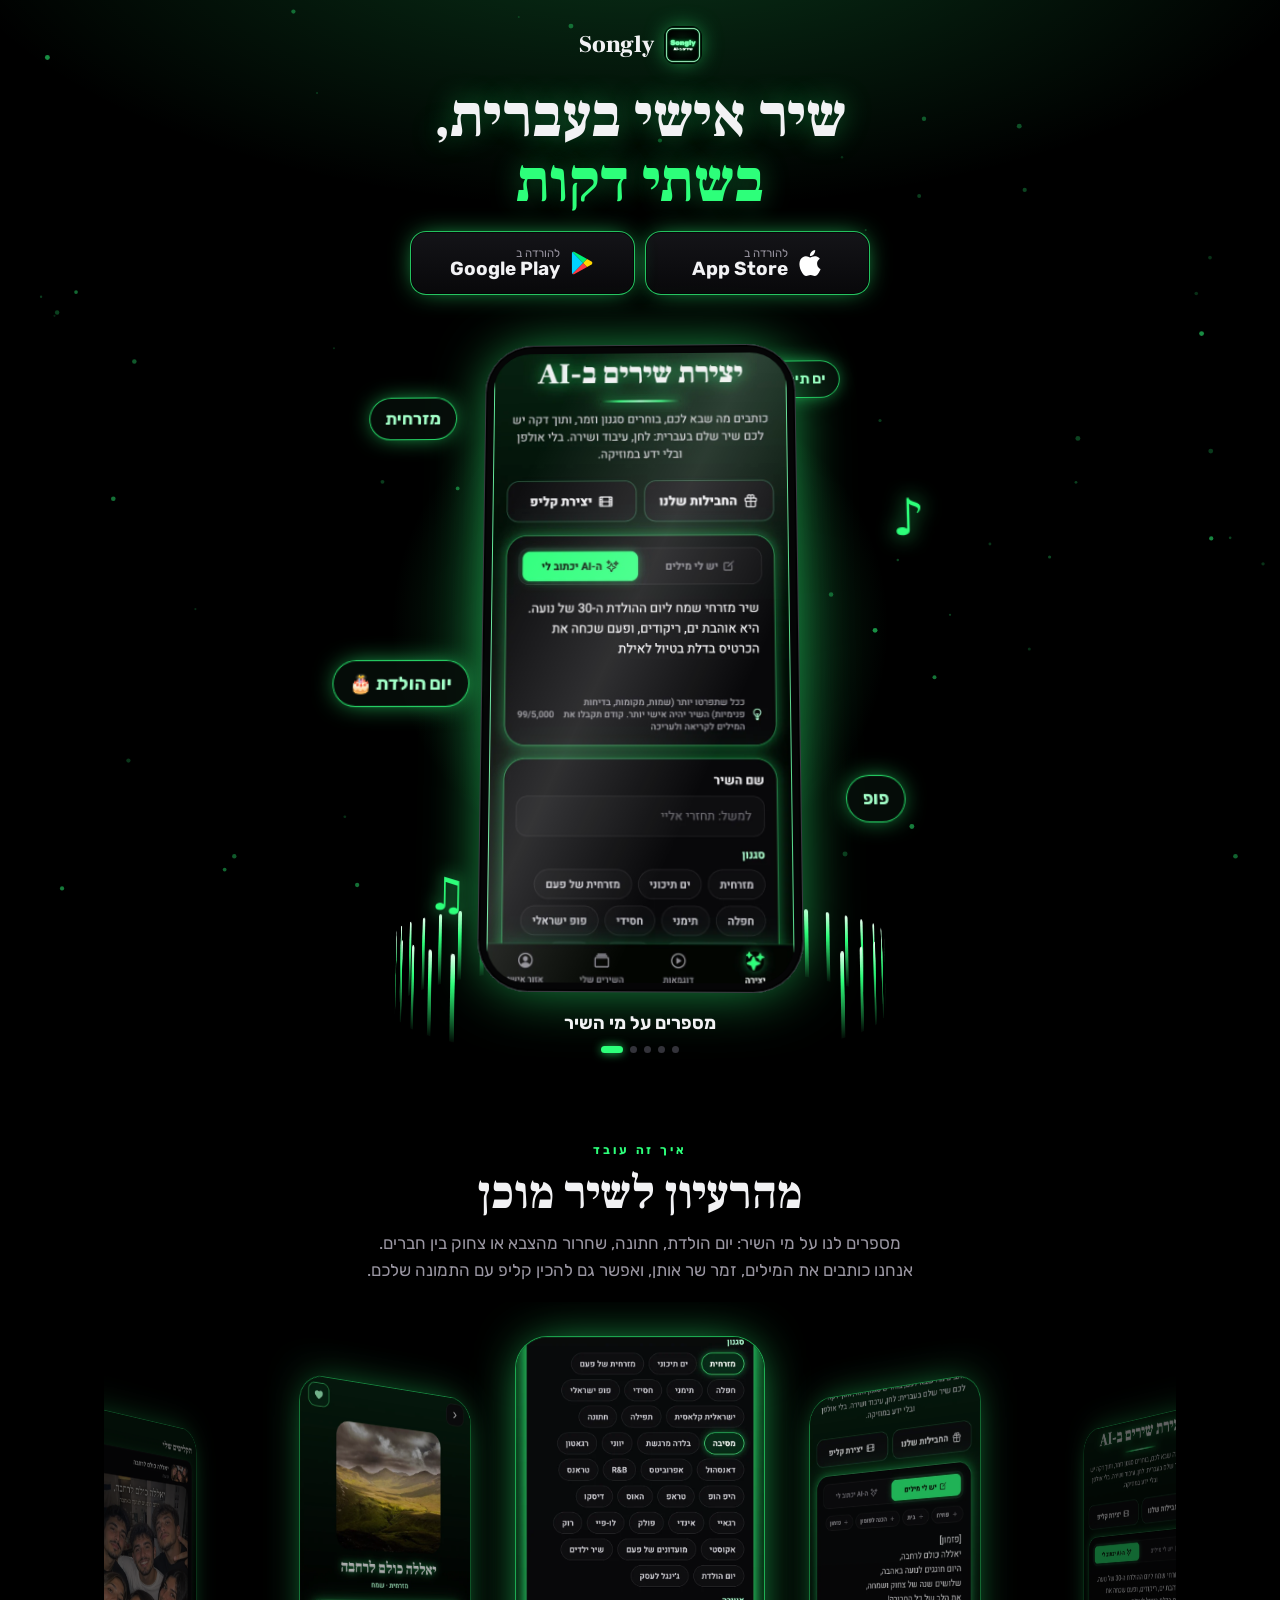
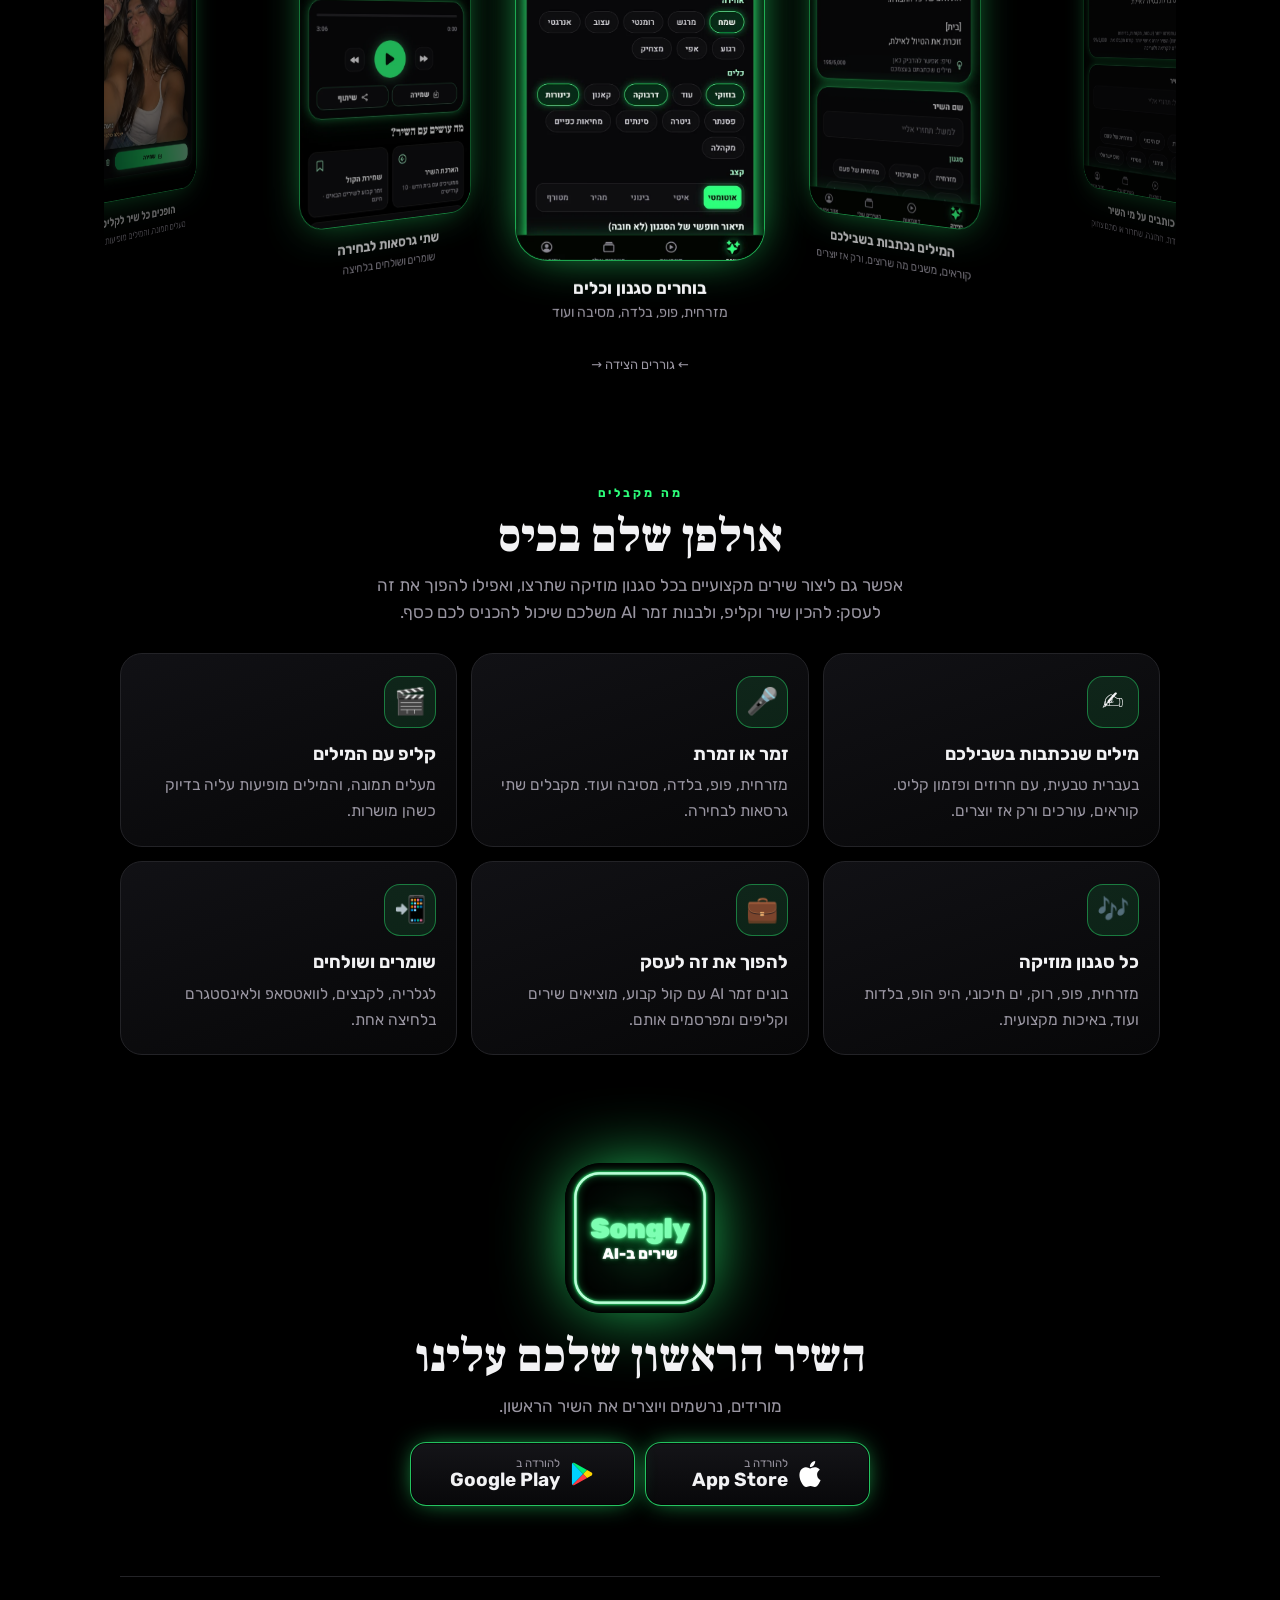
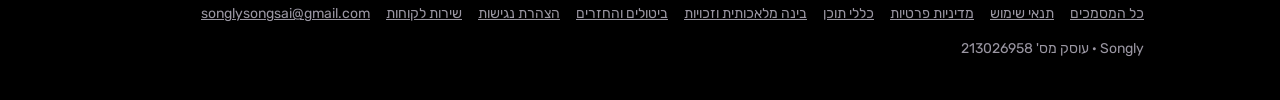
<file: index.html>
<!doctype html>
<html lang="he" dir="rtl"><head><meta charset="utf-8"><meta name="viewport" content="width=device-width,initial-scale=1,viewport-fit=cover">
<title>Songly · שיר אישי בעברית בשתי דקות</title><meta name="description" content="יוצרים שיר אישי בעברית עם בינה מלאכותית: מספרים על מי השיר, ו-Songly כותבת, שרה ומכינה קליפ. להורדה ב-App Store וב-Google Play.">
<meta name="theme-color" content="#000000">
<meta property="og:title" content="Songly · שיר אישי בעברית בשתי דקות"><meta property="og:description" content="להורדה חינם ב-App Store וב-Google Play. שיר אישי בעברית, עם קליפ, בשתי דקות."><meta property="og:image" content="https://songlysongsai.com/icon.png">
<link rel="icon" href="favicon.png"><link rel="preconnect" href="https://fonts.googleapis.com"><link rel="preconnect" href="https://fonts.gstatic.com" crossorigin>
<link href="https://fonts.googleapis.com/css2?family=Frank+Ruhl+Libre:wght@900&family=Rubik:wght@400;700&display=swap" rel="stylesheet">
<link rel="preload" as="image" href="img/s1.webp">
<link rel="stylesheet" href="landing.css?v=1"></head><body>
<a class="skip" href="#stores">דילוג לקישורי ההורדה</a>
<canvas id="fx" aria-hidden="true"></canvas>
<main>
<section class="hero" style="padding-bottom:0">
<a class="brand" href="/"><img src="icon.png" alt="" width="38" height="38">Songly</a>
<h1>שיר אישי בעברית,<br><em>בשתי דקות</em></h1>
<div class="stores" id="stores">
<a class="store as" href="https://apps.apple.com/il/app/id6822004056" aria-label="הורדת Songly מה-App Store לאייפון"><svg viewBox="0 0 24 24" aria-hidden="true"><path class="ap" fill="#fff" d="M12.152 6.896c-.948 0-2.415-1.078-3.96-1.04-2.04.027-3.91 1.183-4.961 3.014-2.117 3.675-.546 9.103 1.519 12.09 1.013 1.454 2.208 3.09 3.792 3.039 1.52-.065 2.09-.987 3.935-.987 1.831 0 2.35.987 3.96.948 1.637-.026 2.676-1.48 3.676-2.948 1.156-1.688 1.636-3.325 1.662-3.415-.039-.013-3.182-1.221-3.22-4.857-.026-3.04 2.48-4.494 2.597-4.559-1.429-2.09-3.623-2.324-4.39-2.376-2-.156-3.675 1.09-4.61 1.09zM15.53 3.83c.843-1.012 1.4-2.427 1.245-3.83-1.207.052-2.662.805-3.532 1.818-.78.896-1.454 2.338-1.273 3.714 1.338.104 2.715-.688 3.559-1.701"/></svg><span><small>להורדה ב</small><b>App Store</b></span></a>
<a class="store gp" href="https://play.google.com/store/apps/details?id=com.songlysongsai.app" aria-label="הורדת Songly מ-Google Play לאנדרואיד"><svg viewBox="0 0 24 24" aria-hidden="true"><path fill="#00d2ff" d="M3.2 1.9 13.1 12 3.2 22.1c-.3-.3-.5-.7-.5-1.2V3.1c0-.5.2-.9.5-1.2z"/><path fill="#00f076" d="M3.2 1.9c.5-.4 1.200-.5 1.900-.1l11.600 6.600-3.600 3.600z"/><path fill="#ff3a44" d="M3.2 22.1 13.1 12l3.600 3.600-11.600 6.600c-.7.4-1.400.3-1.900-.1z"/><path fill="#ffd500" d="m16.700 8.400 4.100 2.300c1 .6 1 2 0 2.600l-4.100 2.300L13.100 12z"/></svg><span><small>להורדה ב</small><b>Google Play</b></span></a>
</div>
<div class="stage" id="stage" aria-hidden="true">
<div class="halo"></div>
<div class="rig" id="rig">
<div class="eq" id="eq"></div>
<div class="chip c5"><i>ים תיכוני</i></div><div class="chip n c6"><i>♫</i></div>
<div class="phone">
<div class="back"><img src="icon.png" alt=""></div>
<div class="edge" style="transform:translateZ(-14px)"></div><div class="edge" style="transform:translateZ(-12px)"></div><div class="edge" style="transform:translateZ(-10px)"></div><div class="edge" style="transform:translateZ(-8px)"></div><div class="edge" style="transform:translateZ(-6px)"></div><div class="edge" style="transform:translateZ(-4px)"></div><div class="edge" style="transform:translateZ(-2px)"></div>
<div class="face"></div>
<div class="screen"><img src="img/s1.webp" alt="" class=on><img src="img/s2.webp" alt="" loading=lazy><img src="img/s3.webp" alt="" loading=lazy><img src="img/s4.webp" alt="" loading=lazy><img src="img/s5.webp" alt="" loading=lazy></div>
<div class="glare" id="glare"></div>
</div>
<div class="chip c1"><i>מזרחית</i></div><div class="chip n c2"><i>♪</i></div><div class="chip c3"><i>יום הולדת 🎂</i></div><div class="chip c4"><i>פופ</i></div>
</div></div>
<div class="cap"><p id="capt" aria-live="off">מספרים על מי השיר</p><div class="dots" aria-hidden="true"><i class="on"></i><i></i><i></i><i></i><i></i></div></div>
</section>

<section><div class="wrap">
<span class="kick rv">איך זה עובד</span>
<h2 class="rv">מהרעיון לשיר מוכן</h2>
<p class="sub rv">מספרים לנו על מי השיר: יום הולדת, חתונה, שחרור מהצבא או צחוק בין חברים. אנחנו כותבים את המילים, זמר שר אותן, ואפשר גם להכין קליפ עם התמונה שלכם.</p>
<div class="cf" id="cf" tabindex="0" aria-label="מסכי האפליקציה, אפשר לגלול הצידה">
<figure><img src="img/s5.webp" alt="מסך האפליקציה: הופכים כל שיר לקליפ" loading="lazy" width="640" height="1343"><figcaption>הופכים כל שיר לקליפ<small>מעלים תמונה, והמילים מופיעות עליה</small></figcaption></figure><figure><img src="img/s4.webp" alt="מסך האפליקציה: שתי גרסאות לבחירה" loading="lazy" width="640" height="1343"><figcaption>שתי גרסאות לבחירה<small>שומרים ושולחים בלחיצה</small></figcaption></figure><figure><img src="img/s3.webp" alt="מסך האפליקציה: בוחרים סגנון וכלים" loading="lazy" width="640" height="1343"><figcaption>בוחרים סגנון וכלים<small>מזרחית, פופ, בלדה, מסיבה ועוד</small></figcaption></figure><figure><img src="img/s2.webp" alt="מסך האפליקציה: המילים נכתבות בשבילכם" loading="lazy" width="640" height="1343"><figcaption>המילים נכתבות בשבילכם<small>קוראים, משנים מה שרוצים, ורק אז יוצרים</small></figcaption></figure><figure><img src="img/s1.webp" alt="מסך האפליקציה: כותבים על מי השיר" loading="lazy" width="640" height="1343"><figcaption>כותבים על מי השיר<small>יום הולדת, חתונה, שחרור או סתם צחוק</small></figcaption></figure>
</div>
<p class="swipe" aria-hidden="true">← גוררים הצידה →</p>
</div></section>

<section><div class="wrap">
<span class="kick rv">מה מקבלים</span>
<h2 class="rv">אולפן שלם בכיס</h2>
<p class="sub rv">אפשר גם ליצור שירים מקצועיים בכל סגנון מוזיקה שתרצו, ואפילו להפוך את זה לעסק: להכין שיר וקליפ, ולבנות זמר AI משלכם שיכול להכניס לכם כסף.</p>
<div class="cards">
<div class="card rv"><div class="ic" aria-hidden="true">✍️</div><b>מילים שנכתבות בשבילכם</b><span>בעברית טבעית, עם חרוזים ופזמון קליט. קוראים, עורכים ורק אז יוצרים.</span></div><div class="card rv"><div class="ic" aria-hidden="true">🎤</div><b>זמר או זמרת</b><span>מזרחית, פופ, בלדה, מסיבה ועוד. מקבלים שתי גרסאות לבחירה.</span></div><div class="card rv"><div class="ic" aria-hidden="true">🎬</div><b>קליפ עם המילים</b><span>מעלים תמונה, והמילים מופיעות עליה בדיוק כשהן מושרות.</span></div><div class="card rv"><div class="ic" aria-hidden="true">🎶</div><b>כל סגנון מוזיקה</b><span>מזרחית, פופ, רוק, ים תיכוני, היפ הופ, בלדות ועוד, באיכות מקצועית.</span></div><div class="card rv"><div class="ic" aria-hidden="true">💼</div><b>להפוך את זה לעסק</b><span>בונים זמר AI עם קול קבוע, מוציאים שירים וקליפים ומפרסמים אותם.</span></div><div class="card rv"><div class="ic" aria-hidden="true">📲</div><b>שומרים ושולחים</b><span>לגלריה, לקבצים, לוואטסאפ ולאינסטגרם בלחיצה אחת.</span></div>
</div></div></section>

<section class="end"><div class="wrap">
<img class="disc rv" src="icon.png" alt="" width="150" height="150">
<h2 class="rv">השיר הראשון שלכם עלינו</h2>
<p class="sub rv">מורידים, נרשמים ויוצרים את השיר הראשון.</p>
<div class="stores" id="stores2">
<a class="store as" href="https://apps.apple.com/il/app/id6822004056" aria-label="הורדת Songly מה-App Store לאייפון"><svg viewBox="0 0 24 24" aria-hidden="true"><path class="ap" fill="#fff" d="M12.152 6.896c-.948 0-2.415-1.078-3.96-1.04-2.04.027-3.91 1.183-4.961 3.014-2.117 3.675-.546 9.103 1.519 12.09 1.013 1.454 2.208 3.09 3.792 3.039 1.52-.065 2.09-.987 3.935-.987 1.831 0 2.35.987 3.96.948 1.637-.026 2.676-1.48 3.676-2.948 1.156-1.688 1.636-3.325 1.662-3.415-.039-.013-3.182-1.221-3.22-4.857-.026-3.04 2.48-4.494 2.597-4.559-1.429-2.09-3.623-2.324-4.39-2.376-2-.156-3.675 1.09-4.61 1.09zM15.53 3.83c.843-1.012 1.4-2.427 1.245-3.83-1.207.052-2.662.805-3.532 1.818-.78.896-1.454 2.338-1.273 3.714 1.338.104 2.715-.688 3.559-1.701"/></svg><span><small>להורדה ב</small><b>App Store</b></span></a>
<a class="store gp" href="https://play.google.com/store/apps/details?id=com.songlysongsai.app" aria-label="הורדת Songly מ-Google Play לאנדרואיד"><svg viewBox="0 0 24 24" aria-hidden="true"><path fill="#00d2ff" d="M3.2 1.9 13.1 12 3.2 22.1c-.3-.3-.5-.7-.5-1.2V3.1c0-.5.2-.9.5-1.2z"/><path fill="#00f076" d="M3.2 1.9c.5-.4 1.200-.5 1.900-.1l11.600 6.600-3.600 3.600z"/><path fill="#ff3a44" d="M3.2 22.1 13.1 12l3.600 3.600-11.600 6.600c-.7.4-1.400.3-1.900-.1z"/><path fill="#ffd500" d="m16.700 8.400 4.100 2.300c1 .6 1 2 0 2.600l-4.100 2.300L13.100 12z"/></svg><span><small>להורדה ב</small><b>Google Play</b></span></a>
</div>
</div></section>
</main>
<footer><a href="legal.html">כל המסמכים</a><a href="terms.html">תנאי שימוש</a><a href="privacy.html">מדיניות פרטיות</a><a href="content.html">כללי תוכן</a><a href="ai-rights.html">בינה מלאכותית וזכויות</a><a href="refunds.html">ביטולים והחזרים</a><a href="accessibility.html">הצהרת נגישות</a><a href="support.html">שירות לקוחות</a><a href="mailto:songlysongsai@gmail.com">songlysongsai@gmail.com</a><span>Songly · עוסק מס' 213026958</span></footer>
<div class="bar" id="bar">
<a class="store as" href="https://apps.apple.com/il/app/id6822004056" aria-label="הורדת Songly מה-App Store לאייפון"><svg viewBox="0 0 24 24" aria-hidden="true"><path class="ap" fill="#fff" d="M12.152 6.896c-.948 0-2.415-1.078-3.96-1.04-2.04.027-3.91 1.183-4.961 3.014-2.117 3.675-.546 9.103 1.519 12.09 1.013 1.454 2.208 3.09 3.792 3.039 1.52-.065 2.09-.987 3.935-.987 1.831 0 2.35.987 3.96.948 1.637-.026 2.676-1.48 3.676-2.948 1.156-1.688 1.636-3.325 1.662-3.415-.039-.013-3.182-1.221-3.22-4.857-.026-3.04 2.48-4.494 2.597-4.559-1.429-2.09-3.623-2.324-4.39-2.376-2-.156-3.675 1.09-4.61 1.09zM15.53 3.83c.843-1.012 1.4-2.427 1.245-3.83-1.207.052-2.662.805-3.532 1.818-.78.896-1.454 2.338-1.273 3.714 1.338.104 2.715-.688 3.559-1.701"/></svg><span><small>להורדה ב</small><b>App Store</b></span></a>
<a class="store gp" href="https://play.google.com/store/apps/details?id=com.songlysongsai.app" aria-label="הורדת Songly מ-Google Play לאנדרואיד"><svg viewBox="0 0 24 24" aria-hidden="true"><path fill="#00d2ff" d="M3.2 1.9 13.1 12 3.2 22.1c-.3-.3-.5-.7-.5-1.2V3.1c0-.5.2-.9.5-1.2z"/><path fill="#00f076" d="M3.2 1.9c.5-.4 1.200-.5 1.900-.1l11.600 6.600-3.600 3.600z"/><path fill="#ff3a44" d="M3.2 22.1 13.1 12l3.600 3.600-11.600 6.600c-.7.4-1.400.3-1.900-.1z"/><path fill="#ffd500" d="m16.700 8.400 4.100 2.300c1 .6 1 2 0 2.600l-4.100 2.300L13.100 12z"/></svg><span><small>להורדה ב</small><b>Google Play</b></span></a>
</div>
<script src="landing.js?v=1"></script>
</body></html>
</file>
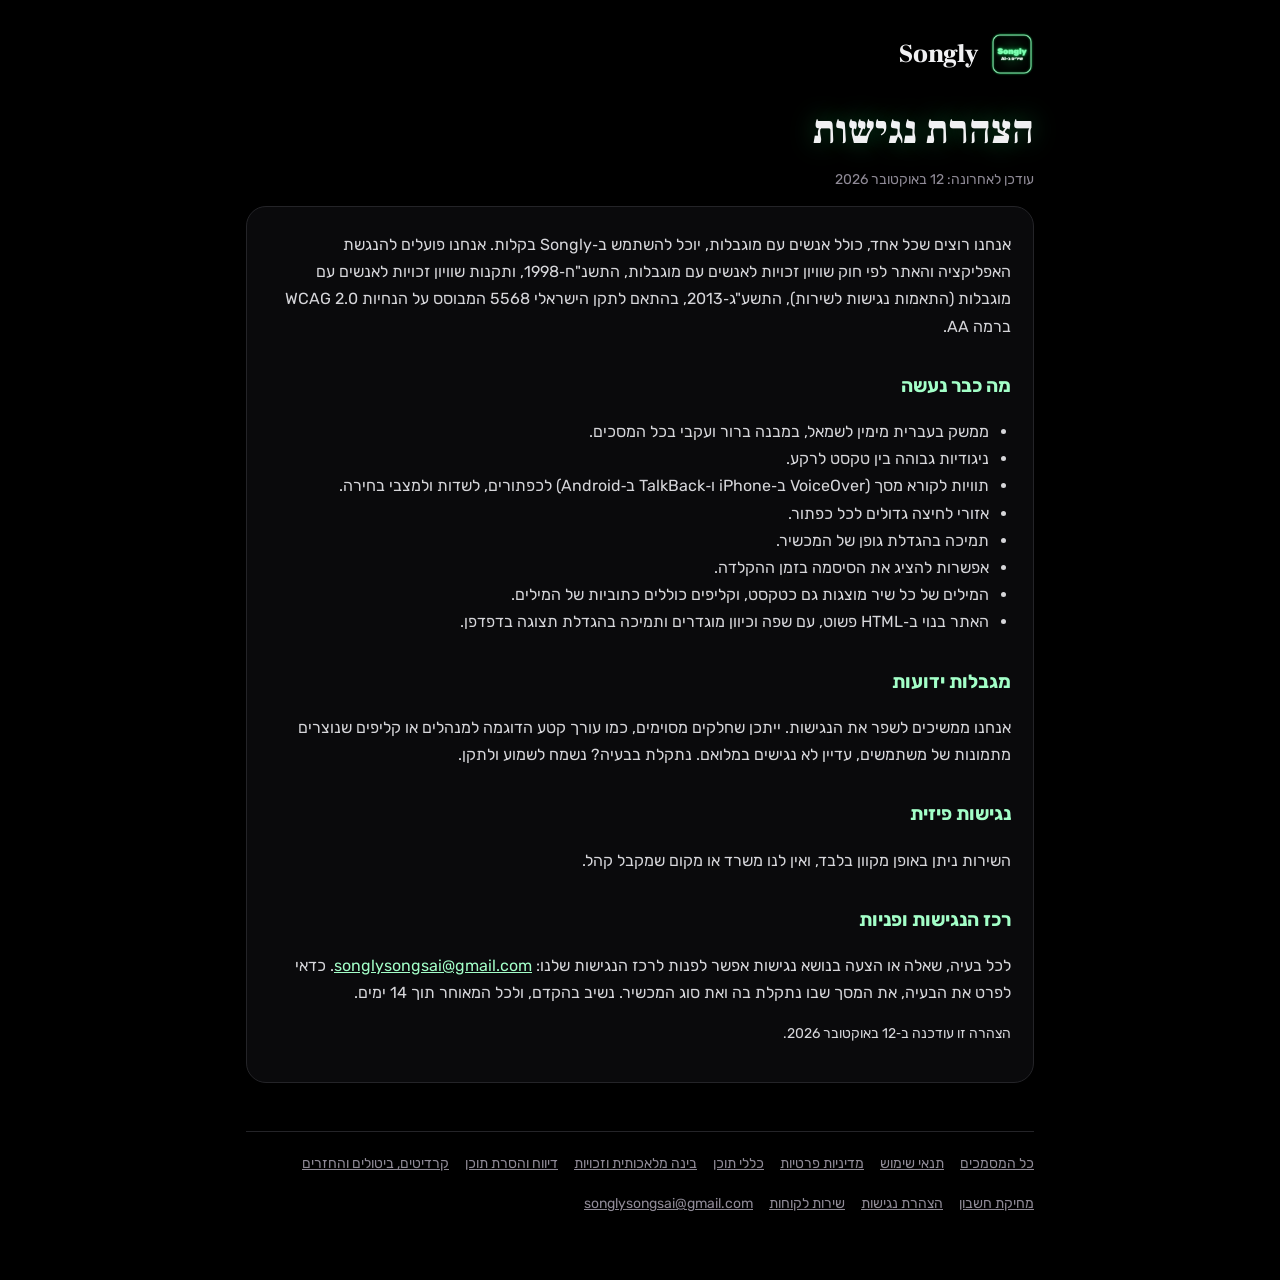
<file: accessibility.html>
<!doctype html>
<html lang="he" dir="rtl"><head><meta charset="utf-8"><meta name="viewport" content="width=device-width,initial-scale=1">
<title>הצהרת נגישות · Songly</title><meta name="description" content="הצהרת נגישות של Songly, אפליקציה ליצירת שירים בעברית בבינה מלאכותית">
<link rel="icon" href="favicon.png"><link rel="preconnect" href="https://fonts.googleapis.com"><link rel="preconnect" href="https://fonts.gstatic.com" crossorigin>
<link href="https://fonts.googleapis.com/css2?family=Frank+Ruhl+Libre:wght@900&family=Rubik:wght@400;700&display=swap" rel="stylesheet">
<link rel="stylesheet" href="style.css"></head><body><div class="wrap">
<header><img src="icon.png" alt=""><a class="brand" href="./">Songly</a></header>
<h1 class="doc-title">הצהרת נגישות</h1><p class="note">עודכן לאחרונה: 12 באוקטובר 2026</p>
<div class="doc">
<p>אנחנו רוצים שכל אחד, כולל אנשים עם מוגבלות, יוכל להשתמש ב‑Songly בקלות. אנחנו פועלים להנגשת האפליקציה והאתר לפי חוק שוויון זכויות לאנשים עם מוגבלות, התשנ"ח‑1998, ותקנות שוויון זכויות לאנשים עם מוגבלות (התאמות נגישות לשירות), התשע"ג‑2013, בהתאם לתקן הישראלי 5568 המבוסס על הנחיות WCAG 2.0 ברמה AA.</p>

<h2>מה כבר נעשה</h2>
<ul>
<li>ממשק בעברית מימין לשמאל, במבנה ברור ועקבי בכל המסכים.</li>
<li>ניגודיות גבוהה בין טקסט לרקע.</li>
<li>תוויות לקורא מסך (VoiceOver ב‑iPhone ו‑TalkBack ב‑Android) לכפתורים, לשדות ולמצבי בחירה.</li>
<li>אזורי לחיצה גדולים לכל כפתור.</li>
<li>תמיכה בהגדלת גופן של המכשיר.</li>
<li>אפשרות להציג את הסיסמה בזמן ההקלדה.</li>
<li>המילים של כל שיר מוצגות גם כטקסט, וקליפים כוללים כתוביות של המילים.</li>
<li>האתר בנוי ב‑HTML פשוט, עם שפה וכיוון מוגדרים ותמיכה בהגדלת תצוגה בדפדפן.</li>
</ul>

<h2>מגבלות ידועות</h2>
<p>אנחנו ממשיכים לשפר את הנגישות. ייתכן שחלקים מסוימים, כמו עורך קטע הדוגמה למנהלים או קליפים שנוצרים מתמונות של משתמשים, עדיין לא נגישים במלואם. נתקלת בבעיה? נשמח לשמוע ולתקן.</p>

<h2>נגישות פיזית</h2>
<p>השירות ניתן באופן מקוון בלבד, ואין לנו משרד או מקום שמקבל קהל.</p>

<h2>רכז הנגישות ופניות</h2>
<p>לכל בעיה, שאלה או הצעה בנושא נגישות אפשר לפנות לרכז הנגישות שלנו: <a href="mailto:songlysongsai@gmail.com">songlysongsai@gmail.com</a>. כדאי לפרט את הבעיה, את המסך שבו נתקלת בה ואת סוג המכשיר. נשיב בהקדם, ולכל המאוחר תוך 14 ימים.</p>
<p class="note">הצהרה זו עודכנה ב‑12 באוקטובר 2026.</p>
</div>
<footer><a href="legal.html">כל המסמכים</a><a href="terms.html">תנאי שימוש</a><a href="privacy.html">מדיניות פרטיות</a><a href="content.html">כללי תוכן</a><a href="ai-rights.html">בינה מלאכותית וזכויות</a><a href="takedown.html">דיווח והסרת תוכן</a><a href="refunds.html">קרדיטים, ביטולים והחזרים</a><a href="delete-account.html">מחיקת חשבון</a><a href="accessibility.html">הצהרת נגישות</a><a href="support.html">שירות לקוחות</a><a href="mailto:songlysongsai@gmail.com">songlysongsai@gmail.com</a></footer>
</div></body></html>
</file>
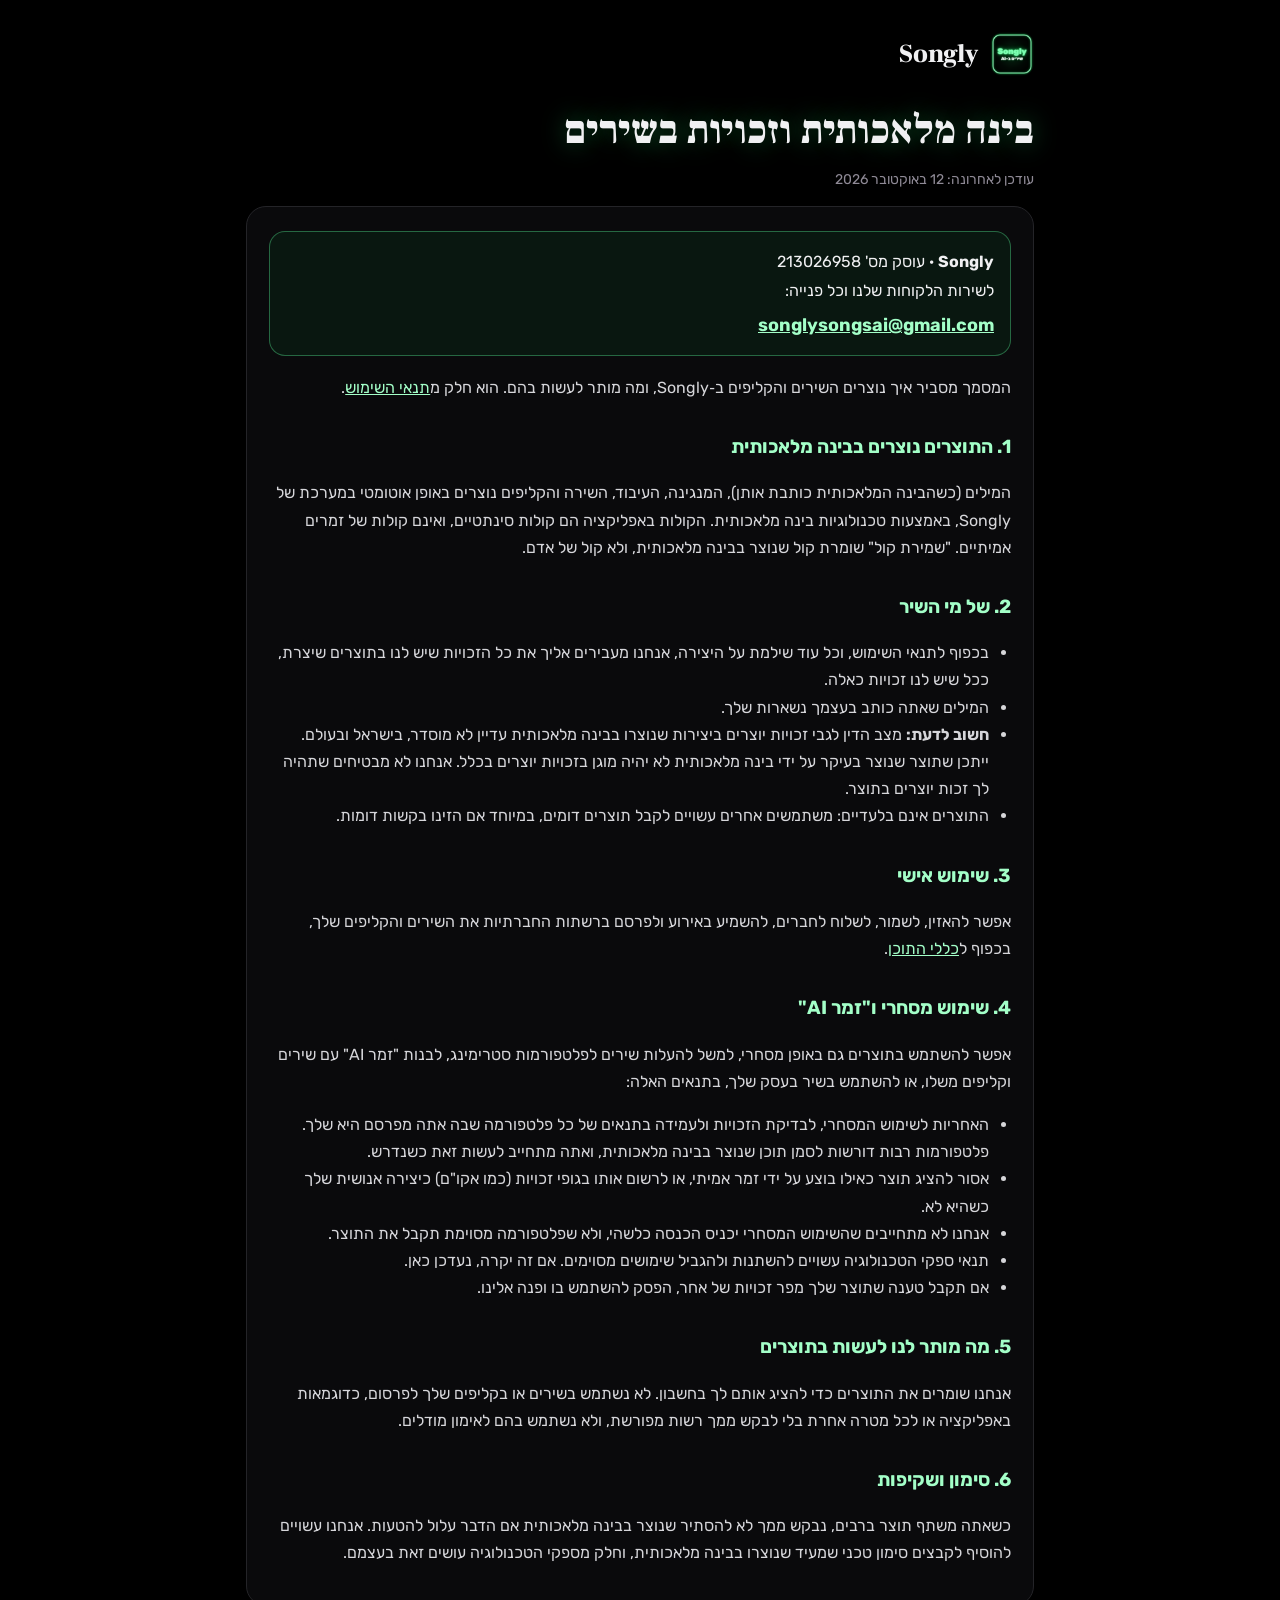
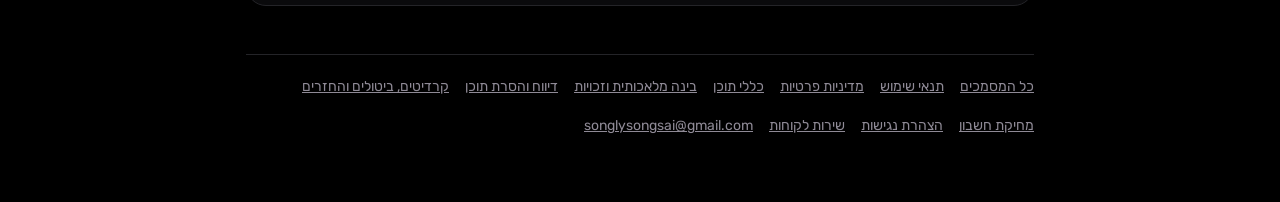
<file: ai-rights.html>
<!doctype html>
<html lang="he" dir="rtl"><head><meta charset="utf-8"><meta name="viewport" content="width=device-width,initial-scale=1">
<title>בינה מלאכותית וזכויות בשירים · Songly</title><meta name="description" content="בינה מלאכותית וזכויות בשירים של Songly, אפליקציה ליצירת שירים בעברית בבינה מלאכותית">
<link rel="icon" href="favicon.png"><link rel="preconnect" href="https://fonts.googleapis.com"><link rel="preconnect" href="https://fonts.gstatic.com" crossorigin>
<link href="https://fonts.googleapis.com/css2?family=Frank+Ruhl+Libre:wght@900&family=Rubik:wght@400;700&display=swap" rel="stylesheet">
<link rel="stylesheet" href="style.css"></head><body><div class="wrap">
<header><img src="icon.png" alt=""><a class="brand" href="./">Songly</a></header>
<h1 class="doc-title">בינה מלאכותית וזכויות בשירים</h1><p class="note">עודכן לאחרונה: 12 באוקטובר 2026</p>
<div class="doc"><div class="biz"><p><b>Songly</b> · עוסק מס' 213026958</p>
<p>לשירות הלקוחות שלנו וכל פנייה:</p><a class="contact" href="mailto:songlysongsai@gmail.com">songlysongsai@gmail.com</a></div>
<p>המסמך מסביר איך נוצרים השירים והקליפים ב‑Songly, ומה מותר לעשות בהם. הוא חלק מ<a href="terms.html">תנאי השימוש</a>.</p>

<h2>1. התוצרים נוצרים בבינה מלאכותית</h2>
<p>המילים (כשהבינה המלאכותית כותבת אותן), המנגינה, העיבוד, השירה והקליפים נוצרים באופן אוטומטי במערכת של Songly, באמצעות טכנולוגיות בינה מלאכותית. הקולות באפליקציה הם קולות סינתטיים, ואינם קולות של זמרים אמיתיים. "שמירת קול" שומרת קול שנוצר בבינה מלאכותית, ולא קול של אדם.</p>

<h2>2. של מי השיר</h2>
<ul>
<li>בכפוף לתנאי השימוש, וכל עוד שילמת על היצירה, אנחנו מעבירים אליך את כל הזכויות שיש לנו בתוצרים שיצרת, ככל שיש לנו זכויות כאלה.</li>
<li>המילים שאתה כותב בעצמך נשארות שלך.</li>
<li><b>חשוב לדעת:</b> מצב הדין לגבי זכויות יוצרים ביצירות שנוצרו בבינה מלאכותית עדיין לא מוסדר, בישראל ובעולם. ייתכן שתוצר שנוצר בעיקר על ידי בינה מלאכותית לא יהיה מוגן בזכויות יוצרים בכלל. אנחנו לא מבטיחים שתהיה לך זכות יוצרים בתוצר.</li>
<li>התוצרים אינם בלעדיים: משתמשים אחרים עשויים לקבל תוצרים דומים, במיוחד אם הזינו בקשות דומות.</li>
</ul>

<h2>3. שימוש אישי</h2>
<p>אפשר להאזין, לשמור, לשלוח לחברים, להשמיע באירוע ולפרסם ברשתות החברתיות את השירים והקליפים שלך, בכפוף ל<a href="content.html">כללי התוכן</a>.</p>

<h2>4. שימוש מסחרי ו"זמר AI"</h2>
<p>אפשר להשתמש בתוצרים גם באופן מסחרי, למשל להעלות שירים לפלטפורמות סטרימינג, לבנות "זמר AI" עם שירים וקליפים משלו, או להשתמש בשיר בעסק שלך, בתנאים האלה:</p>
<ul>
<li>האחריות לשימוש המסחרי, לבדיקת הזכויות ולעמידה בתנאים של כל פלטפורמה שבה אתה מפרסם היא שלך. פלטפורמות רבות דורשות לסמן תוכן שנוצר בבינה מלאכותית, ואתה מתחייב לעשות זאת כשנדרש.</li>
<li>אסור להציג תוצר כאילו בוצע על ידי זמר אמיתי, או לרשום אותו בגופי זכויות (כמו אקו"ם) כיצירה אנושית שלך כשהיא לא.</li>
<li>אנחנו לא מתחייבים שהשימוש המסחרי יכניס הכנסה כלשהי, ולא שפלטפורמה מסוימת תקבל את התוצר.</li>
<li>תנאי ספקי הטכנולוגיה עשויים להשתנות ולהגביל שימושים מסוימים. אם זה יקרה, נעדכן כאן.</li>
<li>אם תקבל טענה שתוצר שלך מפר זכויות של אחר, הפסק להשתמש בו ופנה אלינו.</li>
</ul>

<h2>5. מה מותר לנו לעשות בתוצרים</h2>
<p>אנחנו שומרים את התוצרים כדי להציג אותם לך בחשבון. לא נשתמש בשירים או בקליפים שלך לפרסום, כדוגמאות באפליקציה או לכל מטרה אחרת בלי לבקש ממך רשות מפורשת, ולא נשתמש בהם לאימון מודלים.</p>

<h2>6. סימון ושקיפות</h2>
<p>כשאתה משתף תוצר ברבים, נבקש ממך לא להסתיר שנוצר בבינה מלאכותית אם הדבר עלול להטעות. אנחנו עשויים להוסיף לקבצים סימון טכני שמעיד שנוצרו בבינה מלאכותית, וחלק מספקי הטכנולוגיה עושים זאת בעצמם.</p>
</div>
<footer><a href="legal.html">כל המסמכים</a><a href="terms.html">תנאי שימוש</a><a href="privacy.html">מדיניות פרטיות</a><a href="content.html">כללי תוכן</a><a href="ai-rights.html">בינה מלאכותית וזכויות</a><a href="takedown.html">דיווח והסרת תוכן</a><a href="refunds.html">קרדיטים, ביטולים והחזרים</a><a href="delete-account.html">מחיקת חשבון</a><a href="accessibility.html">הצהרת נגישות</a><a href="support.html">שירות לקוחות</a><a href="mailto:songlysongsai@gmail.com">songlysongsai@gmail.com</a></footer>
</div></body></html>
</file>
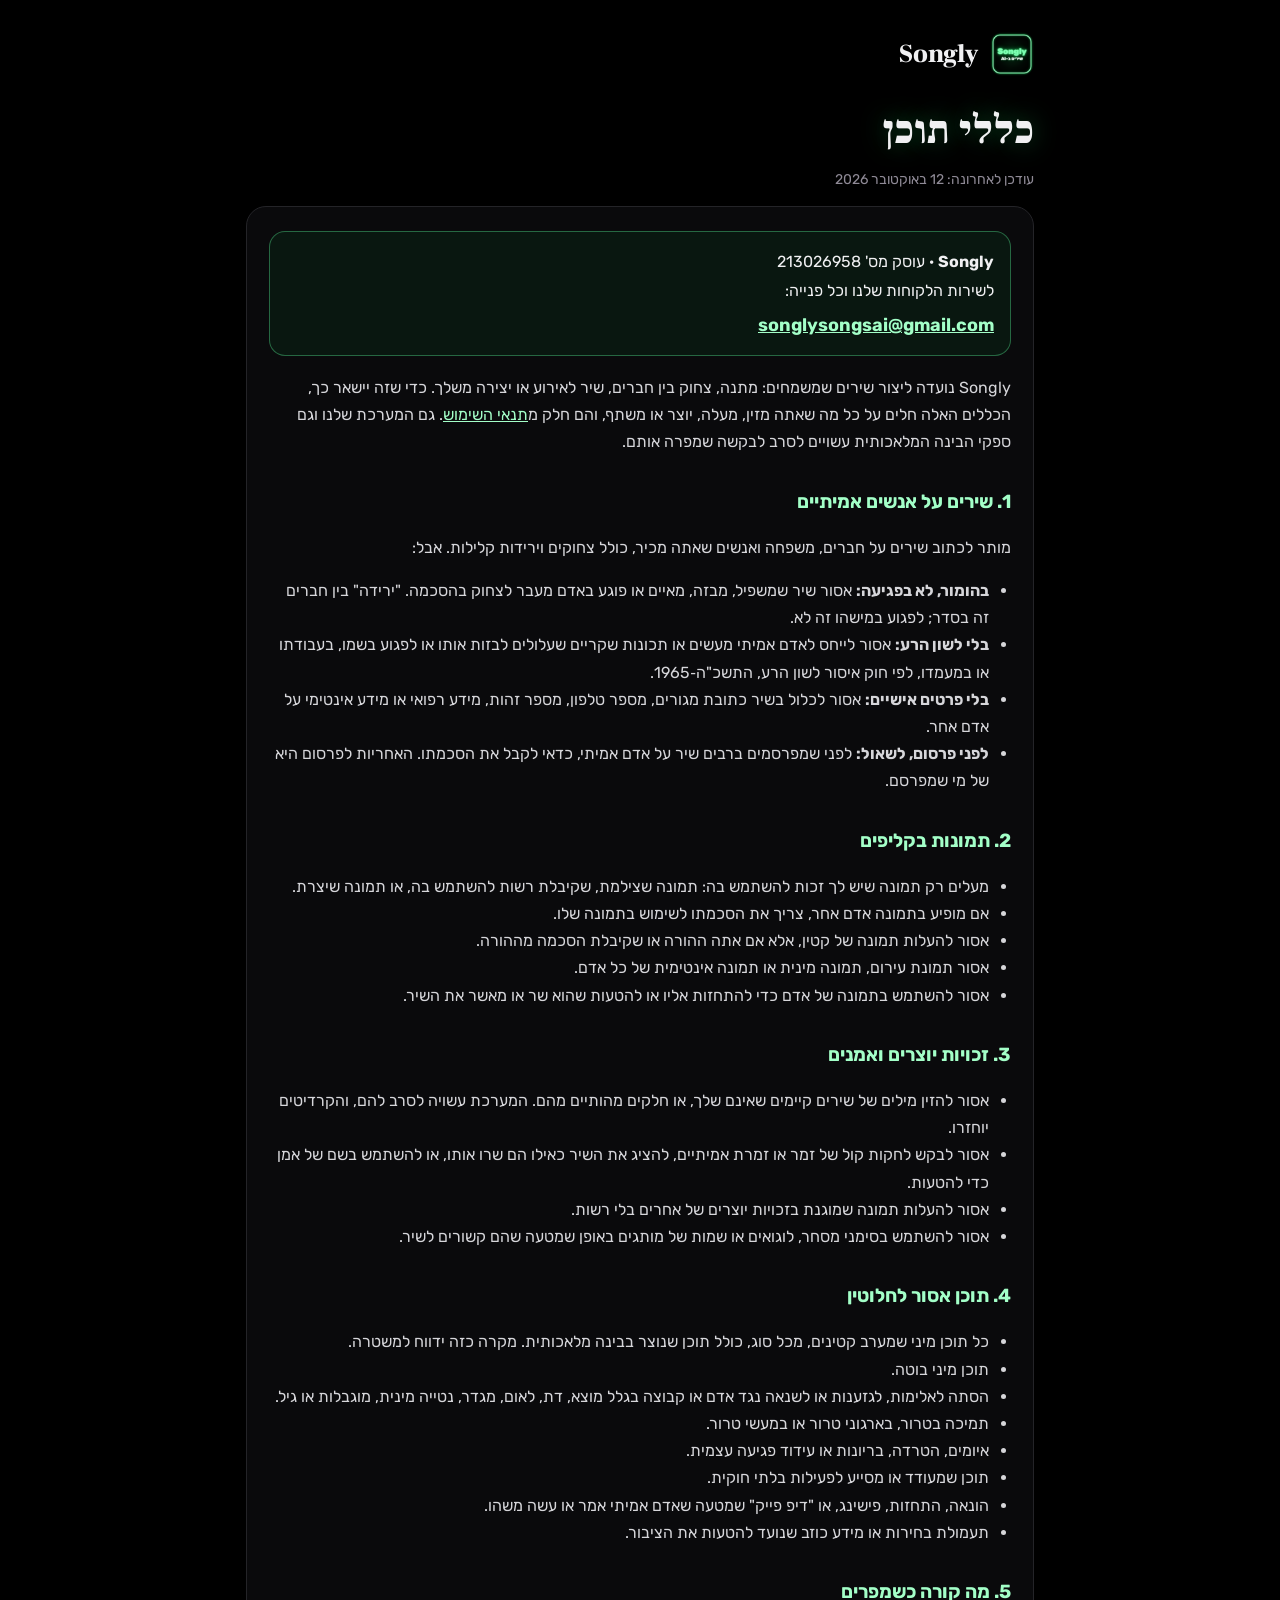
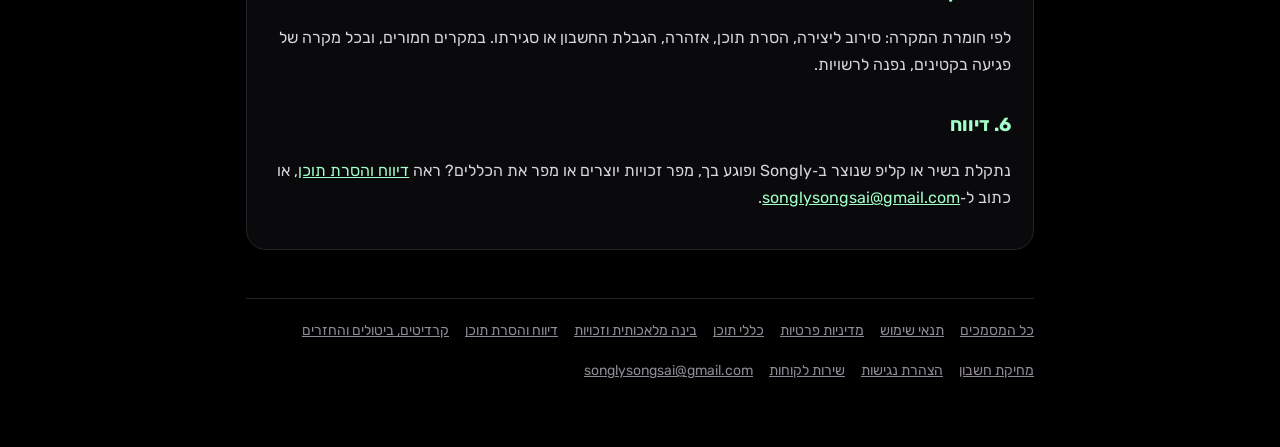
<file: content.html>
<!doctype html>
<html lang="he" dir="rtl"><head><meta charset="utf-8"><meta name="viewport" content="width=device-width,initial-scale=1">
<title>כללי תוכן · Songly</title><meta name="description" content="כללי תוכן של Songly, אפליקציה ליצירת שירים בעברית בבינה מלאכותית">
<link rel="icon" href="favicon.png"><link rel="preconnect" href="https://fonts.googleapis.com"><link rel="preconnect" href="https://fonts.gstatic.com" crossorigin>
<link href="https://fonts.googleapis.com/css2?family=Frank+Ruhl+Libre:wght@900&family=Rubik:wght@400;700&display=swap" rel="stylesheet">
<link rel="stylesheet" href="style.css"></head><body><div class="wrap">
<header><img src="icon.png" alt=""><a class="brand" href="./">Songly</a></header>
<h1 class="doc-title">כללי תוכן</h1><p class="note">עודכן לאחרונה: 12 באוקטובר 2026</p>
<div class="doc"><div class="biz"><p><b>Songly</b> · עוסק מס' 213026958</p>
<p>לשירות הלקוחות שלנו וכל פנייה:</p><a class="contact" href="mailto:songlysongsai@gmail.com">songlysongsai@gmail.com</a></div>
<p>Songly נועדה ליצור שירים שמשמחים: מתנה, צחוק בין חברים, שיר לאירוע או יצירה משלך. כדי שזה יישאר כך, הכללים האלה חלים על כל מה שאתה מזין, מעלה, יוצר או משתף, והם חלק מ<a href="terms.html">תנאי השימוש</a>. גם המערכת שלנו וגם ספקי הבינה המלאכותית עשויים לסרב לבקשה שמפרה אותם.</p>

<h2>1. שירים על אנשים אמיתיים</h2>
<p>מותר לכתוב שירים על חברים, משפחה ואנשים שאתה מכיר, כולל צחוקים וירידות קלילות. אבל:</p>
<ul>
<li><b>בהומור, לא בפגיעה:</b> אסור שיר שמשפיל, מבזה, מאיים או פוגע באדם מעבר לצחוק בהסכמה. "ירידה" בין חברים זה בסדר; לפגוע במישהו זה לא.</li>
<li><b>בלי לשון הרע:</b> אסור לייחס לאדם אמיתי מעשים או תכונות שקריים שעלולים לבזות אותו או לפגוע בשמו, בעבודתו או במעמדו, לפי חוק איסור לשון הרע, התשכ"ה‑1965.</li>
<li><b>בלי פרטים אישיים:</b> אסור לכלול בשיר כתובת מגורים, מספר טלפון, מספר זהות, מידע רפואי או מידע אינטימי על אדם אחר.</li>
<li><b>לפני פרסום, לשאול:</b> לפני שמפרסמים ברבים שיר על אדם אמיתי, כדאי לקבל את הסכמתו. האחריות לפרסום היא של מי שמפרסם.</li>
</ul>

<h2>2. תמונות בקליפים</h2>
<ul>
<li>מעלים רק תמונה שיש לך זכות להשתמש בה: תמונה שצילמת, שקיבלת רשות להשתמש בה, או תמונה שיצרת.</li>
<li>אם מופיע בתמונה אדם אחר, צריך את הסכמתו לשימוש בתמונה שלו.</li>
<li>אסור להעלות תמונה של קטין, אלא אם אתה ההורה או שקיבלת הסכמה מההורה.</li>
<li>אסור תמונת עירום, תמונה מינית או תמונה אינטימית של כל אדם.</li>
<li>אסור להשתמש בתמונה של אדם כדי להתחזות אליו או להטעות שהוא שר או מאשר את השיר.</li>
</ul>

<h2>3. זכויות יוצרים ואמנים</h2>
<ul>
<li>אסור להזין מילים של שירים קיימים שאינם שלך, או חלקים מהותיים מהם. המערכת עשויה לסרב להם, והקרדיטים יוחזרו.</li>
<li>אסור לבקש לחקות קול של זמר או זמרת אמיתיים, להציג את השיר כאילו הם שרו אותו, או להשתמש בשם של אמן כדי להטעות.</li>
<li>אסור להעלות תמונה שמוגנת בזכויות יוצרים של אחרים בלי רשות.</li>
<li>אסור להשתמש בסימני מסחר, לוגואים או שמות של מותגים באופן שמטעה שהם קשורים לשיר.</li>
</ul>

<h2>4. תוכן אסור לחלוטין</h2>
<ul>
<li>כל תוכן מיני שמערב קטינים, מכל סוג, כולל תוכן שנוצר בבינה מלאכותית. מקרה כזה ידווח למשטרה.</li>
<li>תוכן מיני בוטה.</li>
<li>הסתה לאלימות, לגזענות או לשנאה נגד אדם או קבוצה בגלל מוצא, דת, לאום, מגדר, נטייה מינית, מוגבלות או גיל.</li>
<li>תמיכה בטרור, בארגוני טרור או במעשי טרור.</li>
<li>איומים, הטרדה, בריונות או עידוד פגיעה עצמית.</li>
<li>תוכן שמעודד או מסייע לפעילות בלתי חוקית.</li>
<li>הונאה, התחזות, פישינג, או "דיפ פייק" שמטעה שאדם אמיתי אמר או עשה משהו.</li>
<li>תעמולת בחירות או מידע כוזב שנועד להטעות את הציבור.</li>
</ul>

<h2>5. מה קורה כשמפרים</h2>
<p>לפי חומרת המקרה: סירוב ליצירה, הסרת תוכן, אזהרה, הגבלת החשבון או סגירתו. במקרים חמורים, ובכל מקרה של פגיעה בקטינים, נפנה לרשויות.</p>

<h2>6. דיווח</h2>
<p>נתקלת בשיר או קליפ שנוצר ב‑Songly ופוגע בך, מפר זכויות יוצרים או מפר את הכללים? ראה <a href="takedown.html">דיווח והסרת תוכן</a>, או כתוב ל‑<a href="mailto:songlysongsai@gmail.com">songlysongsai@gmail.com</a>.</p>
</div>
<footer><a href="legal.html">כל המסמכים</a><a href="terms.html">תנאי שימוש</a><a href="privacy.html">מדיניות פרטיות</a><a href="content.html">כללי תוכן</a><a href="ai-rights.html">בינה מלאכותית וזכויות</a><a href="takedown.html">דיווח והסרת תוכן</a><a href="refunds.html">קרדיטים, ביטולים והחזרים</a><a href="delete-account.html">מחיקת חשבון</a><a href="accessibility.html">הצהרת נגישות</a><a href="support.html">שירות לקוחות</a><a href="mailto:songlysongsai@gmail.com">songlysongsai@gmail.com</a></footer>
</div></body></html>
</file>
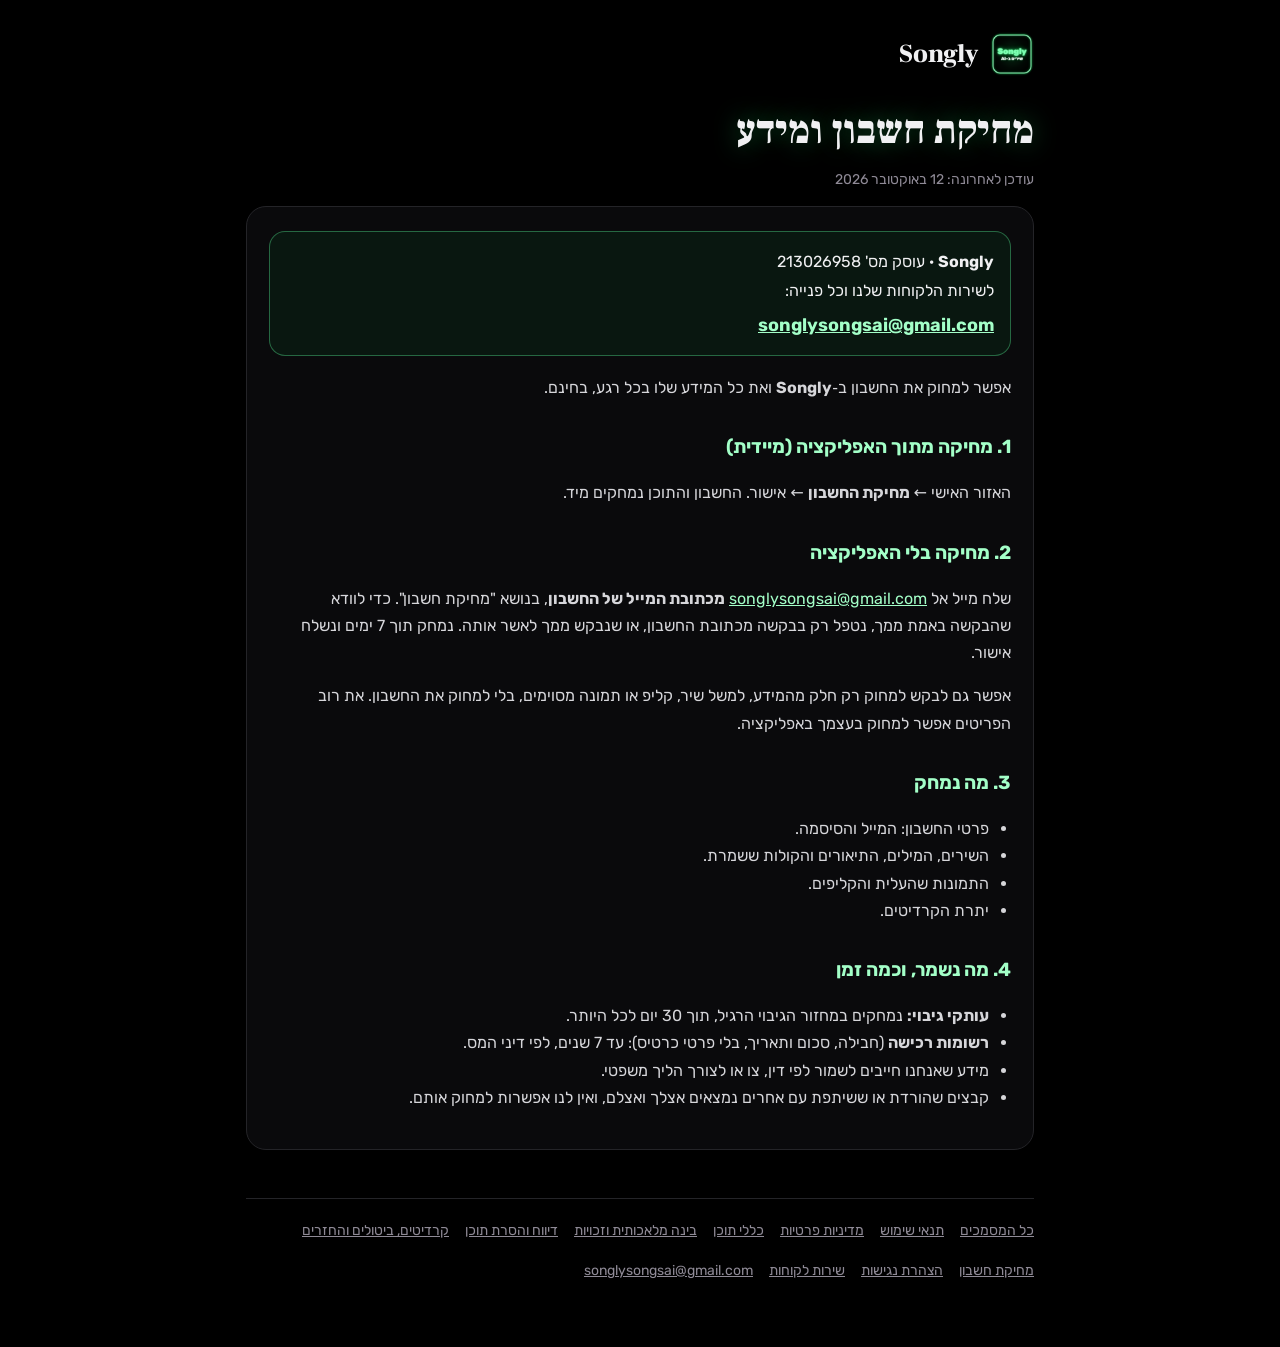
<file: delete-account.html>
<!doctype html>
<html lang="he" dir="rtl"><head><meta charset="utf-8"><meta name="viewport" content="width=device-width,initial-scale=1">
<title>מחיקת חשבון ומידע · Songly</title><meta name="description" content="מחיקת חשבון ומידע של Songly, אפליקציה ליצירת שירים בעברית בבינה מלאכותית">
<link rel="icon" href="favicon.png"><link rel="preconnect" href="https://fonts.googleapis.com"><link rel="preconnect" href="https://fonts.gstatic.com" crossorigin>
<link href="https://fonts.googleapis.com/css2?family=Frank+Ruhl+Libre:wght@900&family=Rubik:wght@400;700&display=swap" rel="stylesheet">
<link rel="stylesheet" href="style.css"></head><body><div class="wrap">
<header><img src="icon.png" alt=""><a class="brand" href="./">Songly</a></header>
<h1 class="doc-title">מחיקת חשבון ומידע</h1><p class="note">עודכן לאחרונה: 12 באוקטובר 2026</p>
<div class="doc"><div class="biz"><p><b>Songly</b> · עוסק מס' 213026958</p>
<p>לשירות הלקוחות שלנו וכל פנייה:</p><a class="contact" href="mailto:songlysongsai@gmail.com">songlysongsai@gmail.com</a></div>
<p>אפשר למחוק את החשבון ב‑<b>Songly</b> ואת כל המידע שלו בכל רגע, בחינם.</p>

<h2>1. מחיקה מתוך האפליקציה (מיידית)</h2>
<p>האזור האישי ← <b>מחיקת החשבון</b> ← אישור. החשבון והתוכן נמחקים מיד.</p>

<h2>2. מחיקה בלי האפליקציה</h2>
<p>שלח מייל אל <a href="mailto:songlysongsai@gmail.com?subject=%D7%9E%D7%97%D7%99%D7%A7%D7%AA%20%D7%97%D7%A9%D7%91%D7%95%D7%9F">songlysongsai@gmail.com</a> <b>מכתובת המייל של החשבון</b>, בנושא "מחיקת חשבון". כדי לוודא שהבקשה באמת ממך, נטפל רק בבקשה מכתובת החשבון, או שנבקש ממך לאשר אותה. נמחק תוך 7 ימים ונשלח אישור.</p>
<p>אפשר גם לבקש למחוק רק חלק מהמידע, למשל שיר, קליפ או תמונה מסוימים, בלי למחוק את החשבון. את רוב הפריטים אפשר למחוק בעצמך באפליקציה.</p>

<h2>3. מה נמחק</h2>
<ul>
<li>פרטי החשבון: המייל והסיסמה.</li>
<li>השירים, המילים, התיאורים והקולות ששמרת.</li>
<li>התמונות שהעלית והקליפים.</li>
<li>יתרת הקרדיטים.</li>
</ul>

<h2>4. מה נשמר, וכמה זמן</h2>
<ul>
<li><b>עותקי גיבוי:</b> נמחקים במחזור הגיבוי הרגיל, תוך 30 יום לכל היותר.</li>
<li><b>רשומות רכישה</b> (חבילה, סכום ותאריך, בלי פרטי כרטיס): עד 7 שנים, לפי דיני המס.</li>
<li>מידע שאנחנו חייבים לשמור לפי דין, צו או לצורך הליך משפטי.</li>
<li>קבצים שהורדת או ששיתפת עם אחרים נמצאים אצלך ואצלם, ואין לנו אפשרות למחוק אותם.</li>
</ul>
</div>
<footer><a href="legal.html">כל המסמכים</a><a href="terms.html">תנאי שימוש</a><a href="privacy.html">מדיניות פרטיות</a><a href="content.html">כללי תוכן</a><a href="ai-rights.html">בינה מלאכותית וזכויות</a><a href="takedown.html">דיווח והסרת תוכן</a><a href="refunds.html">קרדיטים, ביטולים והחזרים</a><a href="delete-account.html">מחיקת חשבון</a><a href="accessibility.html">הצהרת נגישות</a><a href="support.html">שירות לקוחות</a><a href="mailto:songlysongsai@gmail.com">songlysongsai@gmail.com</a></footer>
</div></body></html>
</file>
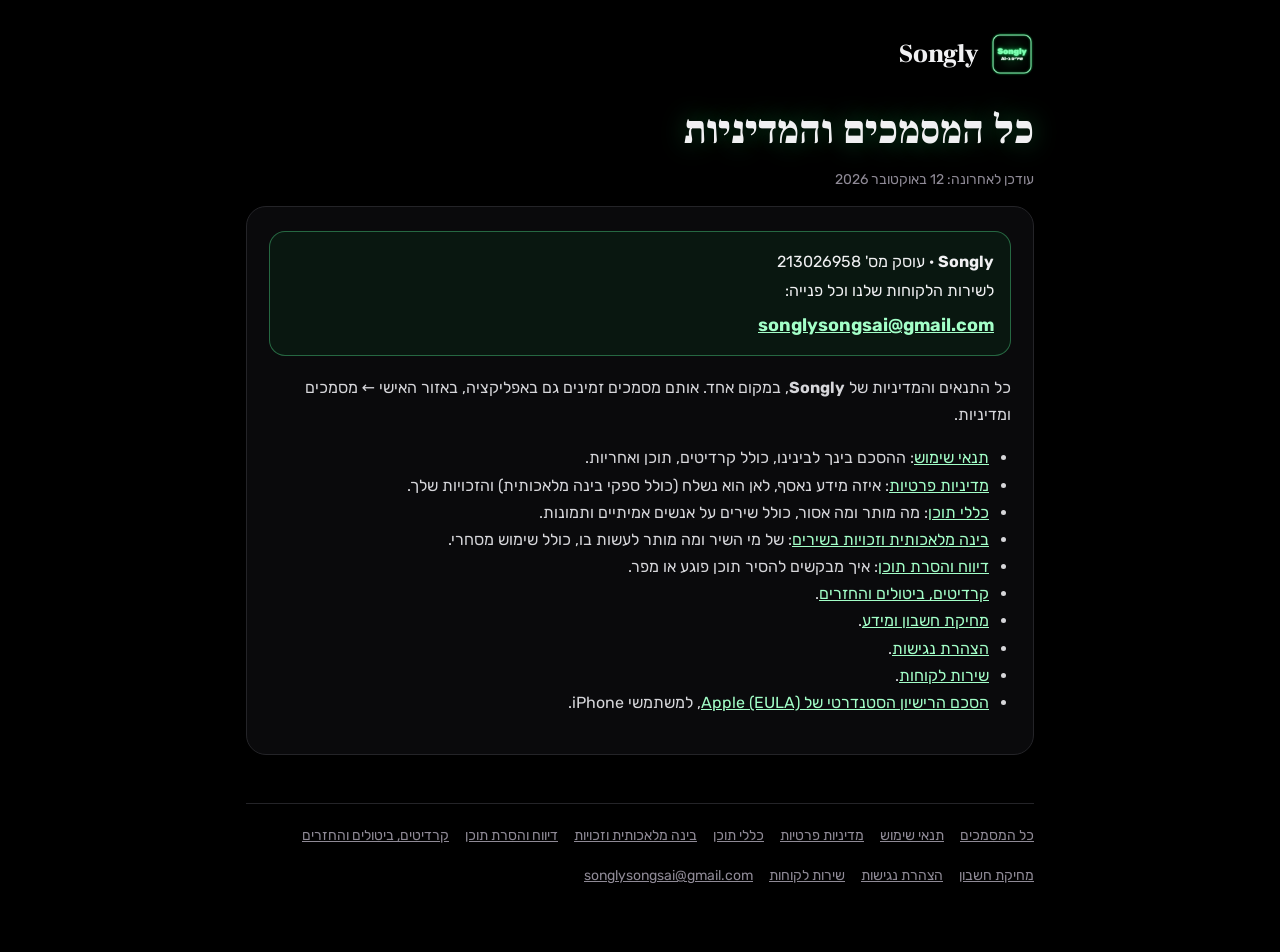
<file: legal.html>
<!doctype html>
<html lang="he" dir="rtl"><head><meta charset="utf-8"><meta name="viewport" content="width=device-width,initial-scale=1">
<title>כל המסמכים והמדיניות · Songly</title><meta name="description" content="כל המסמכים והמדיניות של Songly, אפליקציה ליצירת שירים בעברית בבינה מלאכותית">
<link rel="icon" href="favicon.png"><link rel="preconnect" href="https://fonts.googleapis.com"><link rel="preconnect" href="https://fonts.gstatic.com" crossorigin>
<link href="https://fonts.googleapis.com/css2?family=Frank+Ruhl+Libre:wght@900&family=Rubik:wght@400;700&display=swap" rel="stylesheet">
<link rel="stylesheet" href="style.css"></head><body><div class="wrap">
<header><img src="icon.png" alt=""><a class="brand" href="./">Songly</a></header>
<h1 class="doc-title">כל המסמכים והמדיניות</h1><p class="note">עודכן לאחרונה: 12 באוקטובר 2026</p>
<div class="doc"><div class="biz"><p><b>Songly</b> · עוסק מס' 213026958</p>
<p>לשירות הלקוחות שלנו וכל פנייה:</p><a class="contact" href="mailto:songlysongsai@gmail.com">songlysongsai@gmail.com</a></div>
<p>כל התנאים והמדיניות של <b>Songly</b>, במקום אחד. אותם מסמכים זמינים גם באפליקציה, באזור האישי ← מסמכים ומדיניות.</p>
<ul>
<li><a href="terms.html">תנאי שימוש</a>: ההסכם בינך לבינינו, כולל קרדיטים, תוכן ואחריות.</li>
<li><a href="privacy.html">מדיניות פרטיות</a>: איזה מידע נאסף, לאן הוא נשלח (כולל ספקי בינה מלאכותית) והזכויות שלך.</li>
<li><a href="content.html">כללי תוכן</a>: מה מותר ומה אסור, כולל שירים על אנשים אמיתיים ותמונות.</li>
<li><a href="ai-rights.html">בינה מלאכותית וזכויות בשירים</a>: של מי השיר ומה מותר לעשות בו, כולל שימוש מסחרי.</li>
<li><a href="takedown.html">דיווח והסרת תוכן</a>: איך מבקשים להסיר תוכן פוגע או מפר.</li>
<li><a href="refunds.html">קרדיטים, ביטולים והחזרים</a>.</li>
<li><a href="delete-account.html">מחיקת חשבון ומידע</a>.</li>
<li><a href="accessibility.html">הצהרת נגישות</a>.</li>
<li><a href="support.html">שירות לקוחות</a>.</li>
<li><a href="https://www.apple.com/legal/internet-services/itunes/dev/stdeula/">הסכם הרישיון הסטנדרטי של Apple (EULA)</a>, למשתמשי iPhone.</li>
</ul>
</div>
<footer><a href="legal.html">כל המסמכים</a><a href="terms.html">תנאי שימוש</a><a href="privacy.html">מדיניות פרטיות</a><a href="content.html">כללי תוכן</a><a href="ai-rights.html">בינה מלאכותית וזכויות</a><a href="takedown.html">דיווח והסרת תוכן</a><a href="refunds.html">קרדיטים, ביטולים והחזרים</a><a href="delete-account.html">מחיקת חשבון</a><a href="accessibility.html">הצהרת נגישות</a><a href="support.html">שירות לקוחות</a><a href="mailto:songlysongsai@gmail.com">songlysongsai@gmail.com</a></footer>
</div></body></html>
</file>
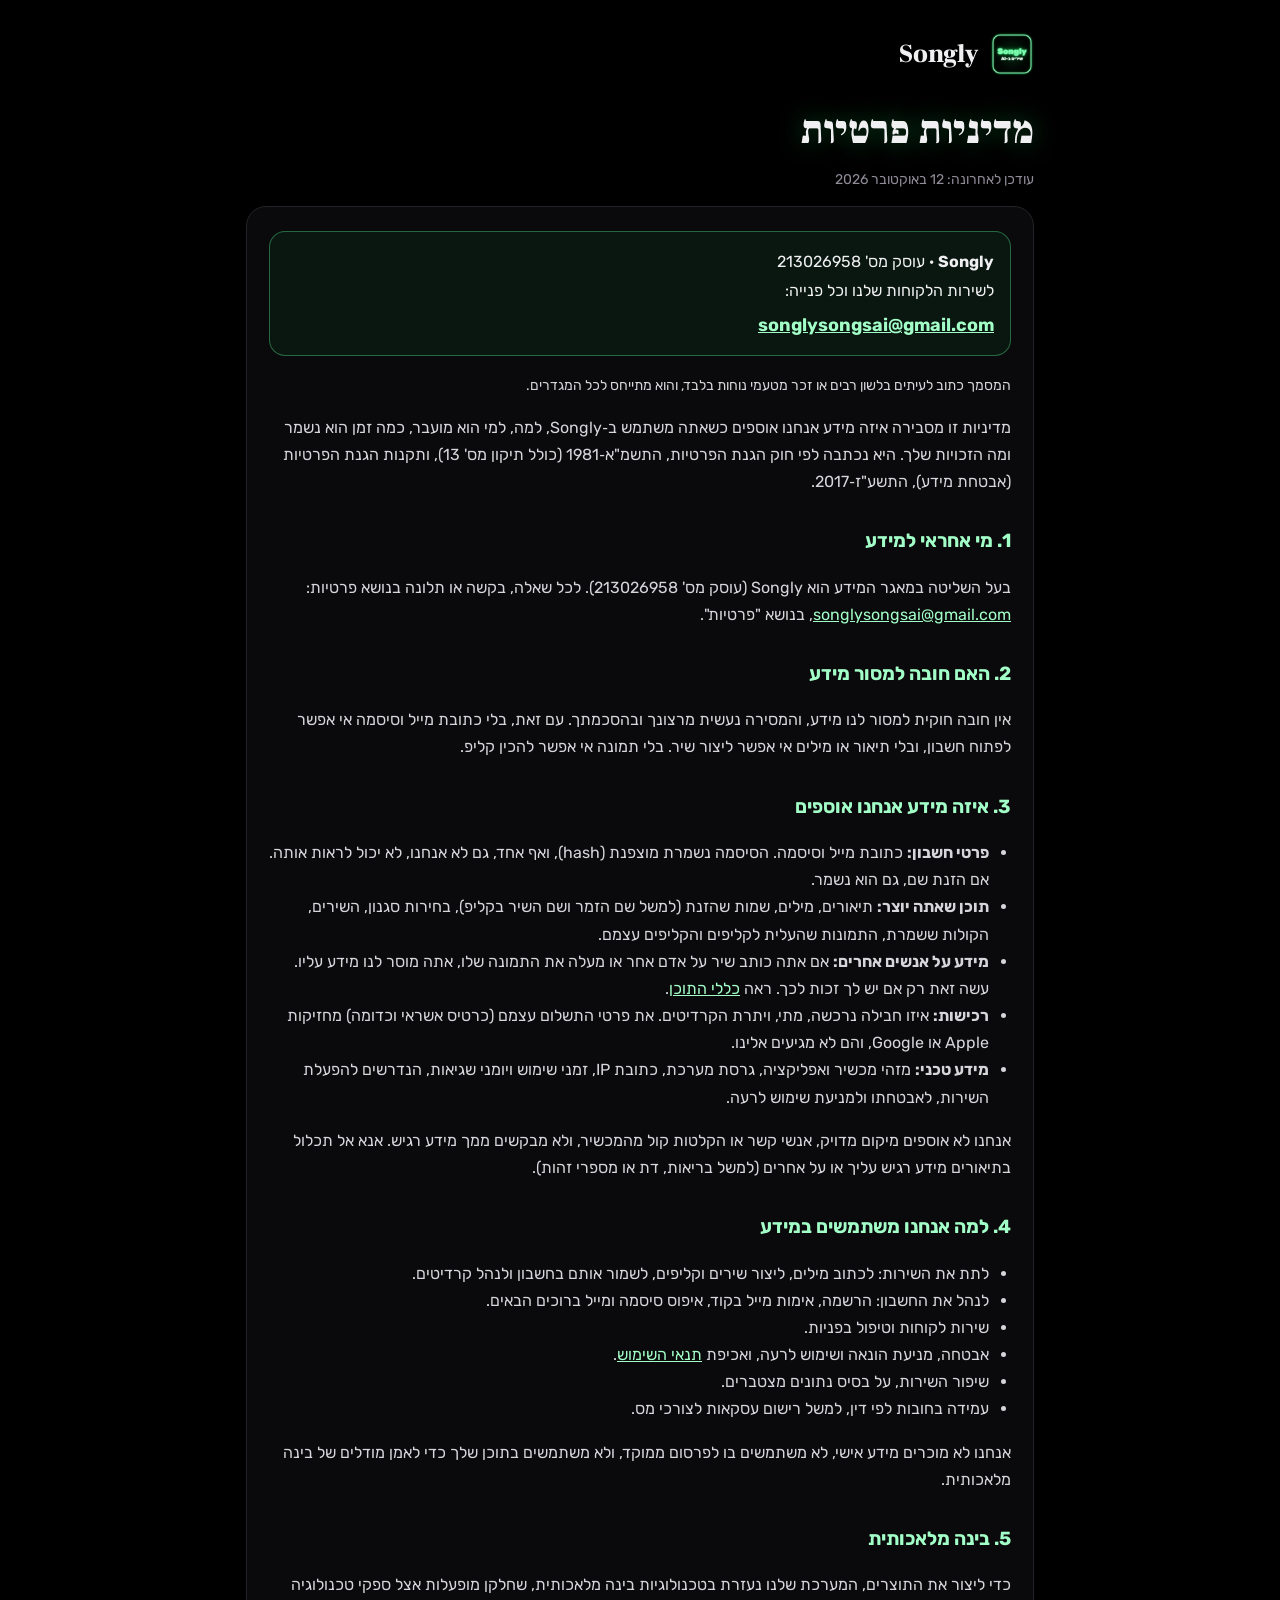
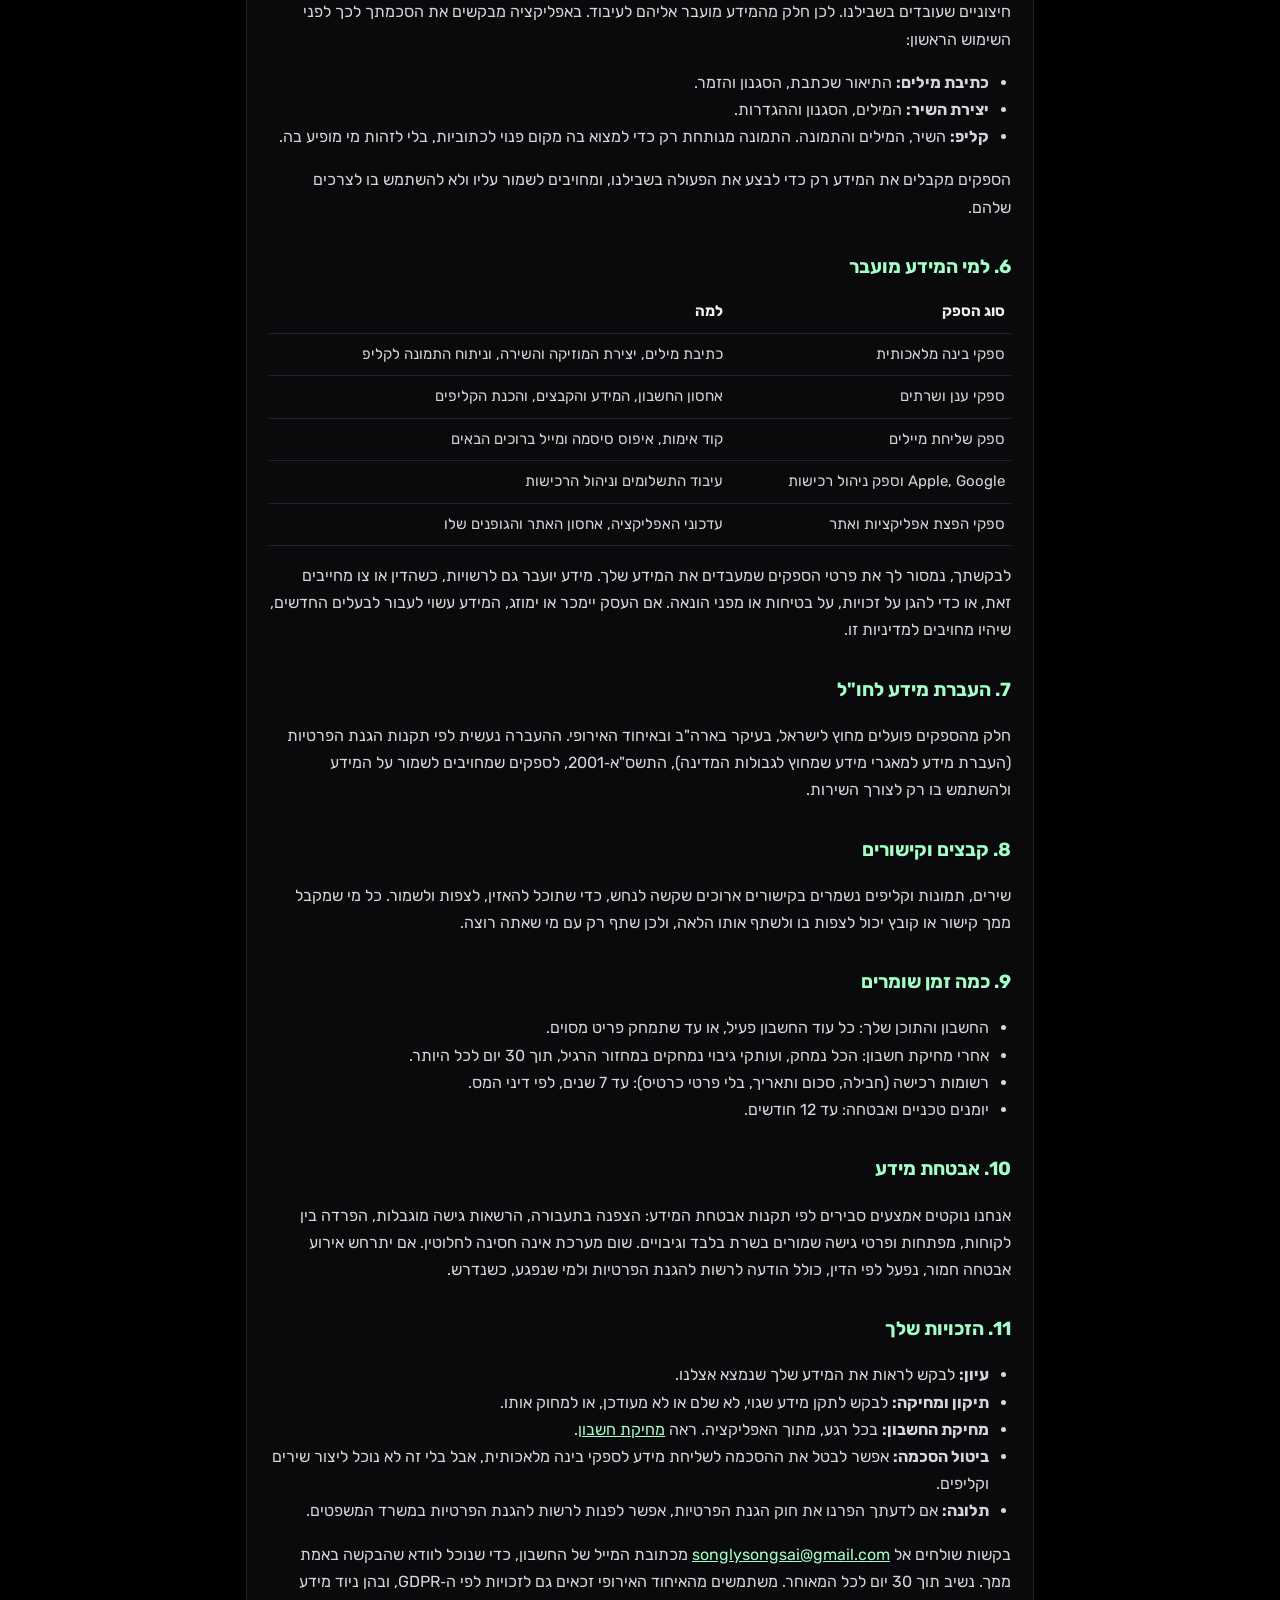
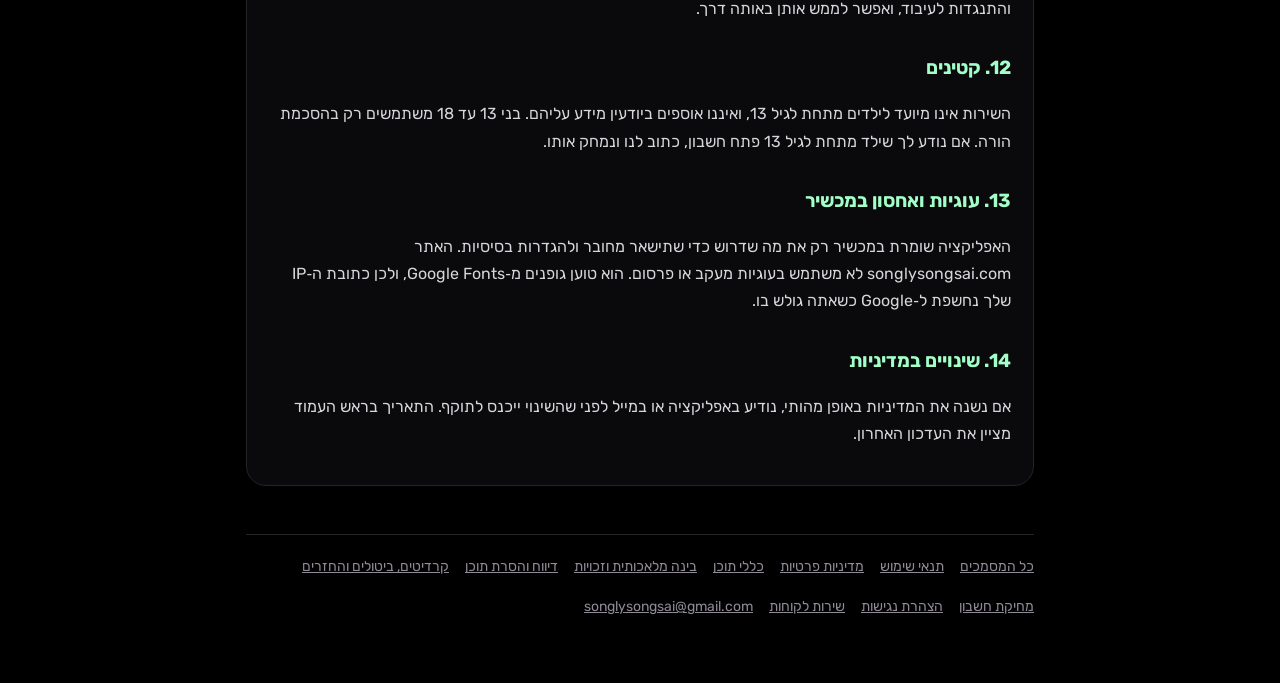
<file: privacy.html>
<!doctype html>
<html lang="he" dir="rtl"><head><meta charset="utf-8"><meta name="viewport" content="width=device-width,initial-scale=1">
<title>מדיניות פרטיות · Songly</title><meta name="description" content="מדיניות פרטיות של Songly, אפליקציה ליצירת שירים בעברית בבינה מלאכותית">
<link rel="icon" href="favicon.png"><link rel="preconnect" href="https://fonts.googleapis.com"><link rel="preconnect" href="https://fonts.gstatic.com" crossorigin>
<link href="https://fonts.googleapis.com/css2?family=Frank+Ruhl+Libre:wght@900&family=Rubik:wght@400;700&display=swap" rel="stylesheet">
<link rel="stylesheet" href="style.css"></head><body><div class="wrap">
<header><img src="icon.png" alt=""><a class="brand" href="./">Songly</a></header>
<h1 class="doc-title">מדיניות פרטיות</h1><p class="note">עודכן לאחרונה: 12 באוקטובר 2026</p>
<div class="doc"><div class="biz"><p><b>Songly</b> · עוסק מס' 213026958</p>
<p>לשירות הלקוחות שלנו וכל פנייה:</p><a class="contact" href="mailto:songlysongsai@gmail.com">songlysongsai@gmail.com</a></div><p class="note">המסמך כתוב לעיתים בלשון רבים או זכר מטעמי נוחות בלבד, והוא מתייחס לכל המגדרים.</p>
<p>מדיניות זו מסבירה איזה מידע אנחנו אוספים כשאתה משתמש ב‑Songly, למה, למי הוא מועבר, כמה זמן הוא נשמר ומה הזכויות שלך. היא נכתבה לפי חוק הגנת הפרטיות, התשמ"א‑1981 (כולל תיקון מס' 13), ותקנות הגנת הפרטיות (אבטחת מידע), התשע"ז‑2017.</p>

<h2>1. מי אחראי למידע</h2>
<p>בעל השליטה במאגר המידע הוא Songly (עוסק מס' 213026958). לכל שאלה, בקשה או תלונה בנושא פרטיות: <a href="mailto:songlysongsai@gmail.com">songlysongsai@gmail.com</a>, בנושא "פרטיות".</p>

<h2>2. האם חובה למסור מידע</h2>
<p>אין חובה חוקית למסור לנו מידע, והמסירה נעשית מרצונך ובהסכמתך. עם זאת, בלי כתובת מייל וסיסמה אי אפשר לפתוח חשבון, ובלי תיאור או מילים אי אפשר ליצור שיר. בלי תמונה אי אפשר להכין קליפ.</p>

<h2>3. איזה מידע אנחנו אוספים</h2>
<ul>
<li><b>פרטי חשבון:</b> כתובת מייל וסיסמה. הסיסמה נשמרת מוצפנת (hash), ואף אחד, גם לא אנחנו, לא יכול לראות אותה. אם הזנת שם, גם הוא נשמר.</li>
<li><b>תוכן שאתה יוצר:</b> תיאורים, מילים, שמות שהזנת (למשל שם הזמר ושם השיר בקליפ), בחירות סגנון, השירים, הקולות ששמרת, התמונות שהעלית לקליפים והקליפים עצמם.</li>
<li><b>מידע על אנשים אחרים:</b> אם אתה כותב שיר על אדם אחר או מעלה את התמונה שלו, אתה מוסר לנו מידע עליו. עשה זאת רק אם יש לך זכות לכך. ראה <a href="content.html">כללי התוכן</a>.</li>
<li><b>רכישות:</b> איזו חבילה נרכשה, מתי, ויתרת הקרדיטים. את פרטי התשלום עצמם (כרטיס אשראי וכדומה) מחזיקות Apple או Google, והם לא מגיעים אלינו.</li>
<li><b>מידע טכני:</b> מזהי מכשיר ואפליקציה, גרסת מערכת, כתובת IP, זמני שימוש ויומני שגיאות, הנדרשים להפעלת השירות, לאבטחתו ולמניעת שימוש לרעה.</li>
</ul>
<p>אנחנו לא אוספים מיקום מדויק, אנשי קשר או הקלטות קול מהמכשיר, ולא מבקשים ממך מידע רגיש. אנא אל תכלול בתיאורים מידע רגיש עליך או על אחרים (למשל בריאות, דת או מספרי זהות).</p>

<h2>4. למה אנחנו משתמשים במידע</h2>
<ul>
<li>לתת את השירות: לכתוב מילים, ליצור שירים וקליפים, לשמור אותם בחשבון ולנהל קרדיטים.</li>
<li>לנהל את החשבון: הרשמה, אימות מייל בקוד, איפוס סיסמה ומייל ברוכים הבאים.</li>
<li>שירות לקוחות וטיפול בפניות.</li>
<li>אבטחה, מניעת הונאה ושימוש לרעה, ואכיפת <a href="terms.html">תנאי השימוש</a>.</li>
<li>שיפור השירות, על בסיס נתונים מצטברים.</li>
<li>עמידה בחובות לפי דין, למשל רישום עסקאות לצורכי מס.</li>
</ul>
<p>אנחנו לא מוכרים מידע אישי, לא משתמשים בו לפרסום ממוקד, ולא משתמשים בתוכן שלך כדי לאמן מודלים של בינה מלאכותית.</p>

<h2>5. בינה מלאכותית</h2>
<p>כדי ליצור את התוצרים, המערכת שלנו נעזרת בטכנולוגיות בינה מלאכותית, שחלקן מופעלות אצל ספקי טכנולוגיה חיצוניים שעובדים בשבילנו. לכן חלק מהמידע מועבר אליהם לעיבוד. באפליקציה מבקשים את הסכמתך לכך לפני השימוש הראשון:</p>
<ul>
<li><b>כתיבת מילים:</b> התיאור שכתבת, הסגנון והזמר.</li>
<li><b>יצירת השיר:</b> המילים, הסגנון וההגדרות.</li>
<li><b>קליפ:</b> השיר, המילים והתמונה. התמונה מנותחת רק כדי למצוא בה מקום פנוי לכתוביות, בלי לזהות מי מופיע בה.</li>
</ul>
<p>הספקים מקבלים את המידע רק כדי לבצע את הפעולה בשבילנו, ומחויבים לשמור עליו ולא להשתמש בו לצרכים שלהם.</p>

<h2>6. למי המידע מועבר</h2>
<table><tr><th>סוג הספק</th><th>למה</th></tr>
<tr><td>ספקי בינה מלאכותית</td><td>כתיבת מילים, יצירת המוזיקה והשירה, וניתוח התמונה לקליפ</td></tr>
<tr><td>ספקי ענן ושרתים</td><td>אחסון החשבון, המידע והקבצים, והכנת הקליפים</td></tr>
<tr><td>ספק שליחת מיילים</td><td>קוד אימות, איפוס סיסמה ומייל ברוכים הבאים</td></tr>
<tr><td>Apple, Google וספק ניהול רכישות</td><td>עיבוד התשלומים וניהול הרכישות</td></tr>
<tr><td>ספקי הפצת אפליקציות ואתר</td><td>עדכוני האפליקציה, אחסון האתר והגופנים שלו</td></tr>
</table>
<p>לבקשתך, נמסור לך את פרטי הספקים שמעבדים את המידע שלך. מידע יועבר גם לרשויות, כשהדין או צו מחייבים זאת, או כדי להגן על זכויות, על בטיחות או מפני הונאה. אם העסק יימכר או ימוזג, המידע עשוי לעבור לבעלים החדשים, שיהיו מחויבים למדיניות זו.</p>

<h2>7. העברת מידע לחו"ל</h2>
<p>חלק מהספקים פועלים מחוץ לישראל, בעיקר בארה"ב ובאיחוד האירופי. ההעברה נעשית לפי תקנות הגנת הפרטיות (העברת מידע למאגרי מידע שמחוץ לגבולות המדינה), התשס"א‑2001, לספקים שמחויבים לשמור על המידע ולהשתמש בו רק לצורך השירות.</p>

<h2>8. קבצים וקישורים</h2>
<p>שירים, תמונות וקליפים נשמרים בקישורים ארוכים שקשה לנחש, כדי שתוכל להאזין, לצפות ולשמור. כל מי שמקבל ממך קישור או קובץ יכול לצפות בו ולשתף אותו הלאה, ולכן שתף רק עם מי שאתה רוצה.</p>

<h2>9. כמה זמן שומרים</h2>
<ul>
<li>החשבון והתוכן שלך: כל עוד החשבון פעיל, או עד שתמחק פריט מסוים.</li>
<li>אחרי מחיקת חשבון: הכל נמחק, ועותקי גיבוי נמחקים במחזור הרגיל, תוך 30 יום לכל היותר.</li>
<li>רשומות רכישה (חבילה, סכום ותאריך, בלי פרטי כרטיס): עד 7 שנים, לפי דיני המס.</li>
<li>יומנים טכניים ואבטחה: עד 12 חודשים.</li>
</ul>

<h2>10. אבטחת מידע</h2>
<p>אנחנו נוקטים אמצעים סבירים לפי תקנות אבטחת המידע: הצפנה בתעבורה, הרשאות גישה מוגבלות, הפרדה בין לקוחות, מפתחות ופרטי גישה שמורים בשרת בלבד וגיבויים. שום מערכת אינה חסינה לחלוטין. אם יתרחש אירוע אבטחה חמור, נפעל לפי הדין, כולל הודעה לרשות להגנת הפרטיות ולמי שנפגע, כשנדרש.</p>

<h2>11. הזכויות שלך</h2>
<ul>
<li><b>עיון:</b> לבקש לראות את המידע שלך שנמצא אצלנו.</li>
<li><b>תיקון ומחיקה:</b> לבקש לתקן מידע שגוי, לא שלם או לא מעודכן, או למחוק אותו.</li>
<li><b>מחיקת החשבון:</b> בכל רגע, מתוך האפליקציה. ראה <a href="delete-account.html">מחיקת חשבון</a>.</li>
<li><b>ביטול הסכמה:</b> אפשר לבטל את ההסכמה לשליחת מידע לספקי בינה מלאכותית, אבל בלי זה לא נוכל ליצור שירים וקליפים.</li>
<li><b>תלונה:</b> אם לדעתך הפרנו את חוק הגנת הפרטיות, אפשר לפנות לרשות להגנת הפרטיות במשרד המשפטים.</li>
</ul>
<p>בקשות שולחים אל <a href="mailto:songlysongsai@gmail.com">songlysongsai@gmail.com</a> מכתובת המייל של החשבון, כדי שנוכל לוודא שהבקשה באמת ממך. נשיב תוך 30 יום לכל המאוחר. משתמשים מהאיחוד האירופי זכאים גם לזכויות לפי ה‑GDPR, ובהן ניוד מידע והתנגדות לעיבוד, ואפשר לממש אותן באותה דרך.</p>

<h2>12. קטינים</h2>
<p>השירות אינו מיועד לילדים מתחת לגיל 13, ואיננו אוספים ביודעין מידע עליהם. בני 13 עד 18 משתמשים רק בהסכמת הורה. אם נודע לך שילד מתחת לגיל 13 פתח חשבון, כתוב לנו ונמחק אותו.</p>

<h2>13. עוגיות ואחסון במכשיר</h2>
<p>האפליקציה שומרת במכשיר רק את מה שדרוש כדי שתישאר מחובר ולהגדרות בסיסיות. האתר songlysongsai.com לא משתמש בעוגיות מעקב או פרסום. הוא טוען גופנים מ‑Google Fonts, ולכן כתובת ה‑IP שלך נחשפת ל‑Google כשאתה גולש בו.</p>

<h2>14. שינויים במדיניות</h2>
<p>אם נשנה את המדיניות באופן מהותי, נודיע באפליקציה או במייל לפני שהשינוי ייכנס לתוקף. התאריך בראש העמוד מציין את העדכון האחרון.</p>
</div>
<footer><a href="legal.html">כל המסמכים</a><a href="terms.html">תנאי שימוש</a><a href="privacy.html">מדיניות פרטיות</a><a href="content.html">כללי תוכן</a><a href="ai-rights.html">בינה מלאכותית וזכויות</a><a href="takedown.html">דיווח והסרת תוכן</a><a href="refunds.html">קרדיטים, ביטולים והחזרים</a><a href="delete-account.html">מחיקת חשבון</a><a href="accessibility.html">הצהרת נגישות</a><a href="support.html">שירות לקוחות</a><a href="mailto:songlysongsai@gmail.com">songlysongsai@gmail.com</a></footer>
</div></body></html>
</file>
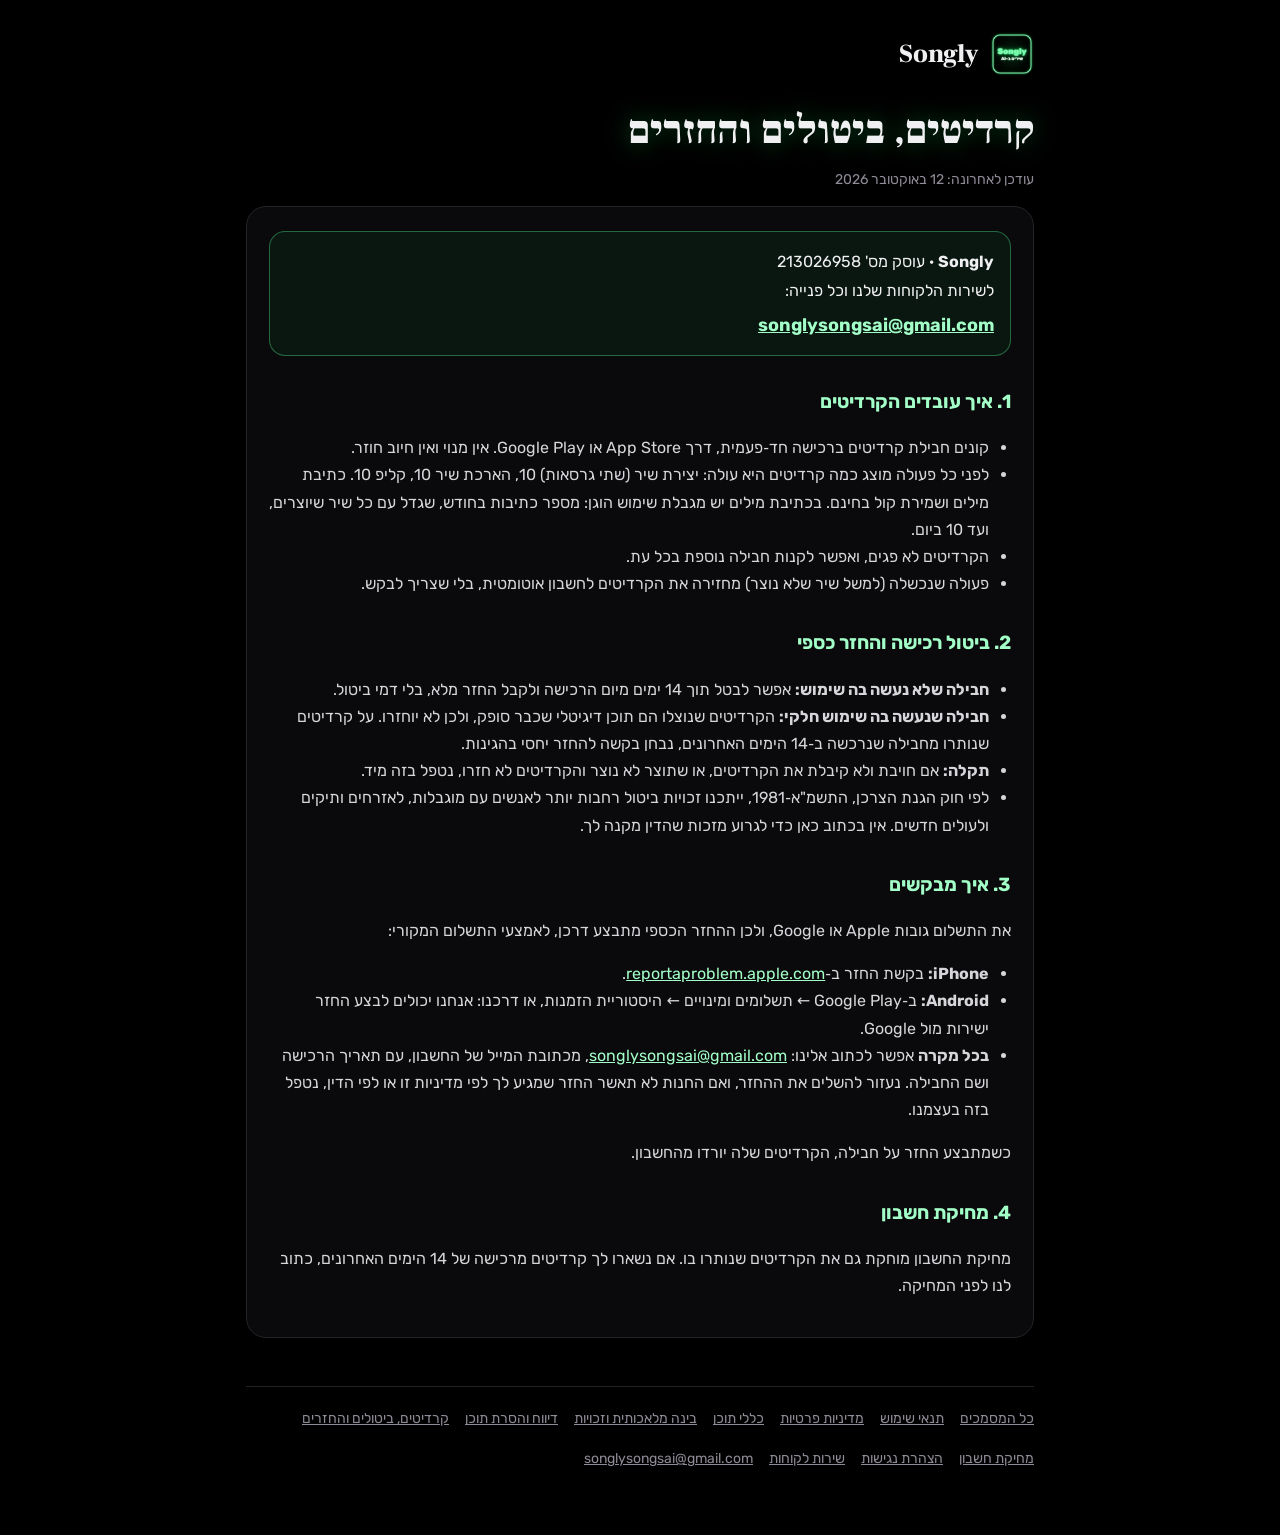
<file: refunds.html>
<!doctype html>
<html lang="he" dir="rtl"><head><meta charset="utf-8"><meta name="viewport" content="width=device-width,initial-scale=1">
<title>קרדיטים, ביטולים והחזרים · Songly</title><meta name="description" content="קרדיטים, ביטולים והחזרים של Songly, אפליקציה ליצירת שירים בעברית בבינה מלאכותית">
<link rel="icon" href="favicon.png"><link rel="preconnect" href="https://fonts.googleapis.com"><link rel="preconnect" href="https://fonts.gstatic.com" crossorigin>
<link href="https://fonts.googleapis.com/css2?family=Frank+Ruhl+Libre:wght@900&family=Rubik:wght@400;700&display=swap" rel="stylesheet">
<link rel="stylesheet" href="style.css"></head><body><div class="wrap">
<header><img src="icon.png" alt=""><a class="brand" href="./">Songly</a></header>
<h1 class="doc-title">קרדיטים, ביטולים והחזרים</h1><p class="note">עודכן לאחרונה: 12 באוקטובר 2026</p>
<div class="doc"><div class="biz"><p><b>Songly</b> · עוסק מס' 213026958</p>
<p>לשירות הלקוחות שלנו וכל פנייה:</p><a class="contact" href="mailto:songlysongsai@gmail.com">songlysongsai@gmail.com</a></div>
<h2>1. איך עובדים הקרדיטים</h2>
<ul>
<li>קונים חבילת קרדיטים ברכישה חד‑פעמית, דרך App Store או Google Play. אין מנוי ואין חיוב חוזר.</li>
<li>לפני כל פעולה מוצג כמה קרדיטים היא עולה: יצירת שיר (שתי גרסאות) 10, הארכת שיר 10, קליפ 10. כתיבת מילים ושמירת קול בחינם. בכתיבת מילים יש מגבלת שימוש הוגן: מספר כתיבות בחודש, שגדל עם כל שיר שיוצרים, ועד 10 ביום.</li>
<li>הקרדיטים לא פגים, ואפשר לקנות חבילה נוספת בכל עת.</li>
<li>פעולה שנכשלה (למשל שיר שלא נוצר) מחזירה את הקרדיטים לחשבון אוטומטית, בלי שצריך לבקש.</li>
</ul>

<h2>2. ביטול רכישה והחזר כספי</h2>
<ul>
<li><b>חבילה שלא נעשה בה שימוש:</b> אפשר לבטל תוך 14 ימים מיום הרכישה ולקבל החזר מלא, בלי דמי ביטול.</li>
<li><b>חבילה שנעשה בה שימוש חלקי:</b> הקרדיטים שנוצלו הם תוכן דיגיטלי שכבר סופק, ולכן לא יוחזרו. על קרדיטים שנותרו מחבילה שנרכשה ב‑14 הימים האחרונים, נבחן בקשה להחזר יחסי בהגינות.</li>
<li><b>תקלה:</b> אם חויבת ולא קיבלת את הקרדיטים, או שתוצר לא נוצר והקרדיטים לא חזרו, נטפל בזה מיד.</li>
<li>לפי חוק הגנת הצרכן, התשמ"א‑1981, ייתכנו זכויות ביטול רחבות יותר לאנשים עם מוגבלות, לאזרחים ותיקים ולעולים חדשים. אין בכתוב כאן כדי לגרוע מזכות שהדין מקנה לך.</li>
</ul>

<h2>3. איך מבקשים</h2>
<p>את התשלום גובות Apple או Google, ולכן ההחזר הכספי מתבצע דרכן, לאמצעי התשלום המקורי:</p>
<ul>
<li><b>iPhone:</b> בקשת החזר ב‑<a href="https://reportaproblem.apple.com">reportaproblem.apple.com</a>.</li>
<li><b>Android:</b> ב‑Google Play ← תשלומים ומינויים ← היסטוריית הזמנות, או דרכנו: אנחנו יכולים לבצע החזר ישירות מול Google.</li>
<li><b>בכל מקרה</b> אפשר לכתוב אלינו: <a href="mailto:songlysongsai@gmail.com">songlysongsai@gmail.com</a>, מכתובת המייל של החשבון, עם תאריך הרכישה ושם החבילה. נעזור להשלים את ההחזר, ואם החנות לא תאשר החזר שמגיע לך לפי מדיניות זו או לפי הדין, נטפל בזה בעצמנו.</li>
</ul>
<p>כשמתבצע החזר על חבילה, הקרדיטים שלה יורדו מהחשבון.</p>

<h2>4. מחיקת חשבון</h2>
<p>מחיקת החשבון מוחקת גם את הקרדיטים שנותרו בו. אם נשארו לך קרדיטים מרכישה של 14 הימים האחרונים, כתוב לנו לפני המחיקה.</p>
</div>
<footer><a href="legal.html">כל המסמכים</a><a href="terms.html">תנאי שימוש</a><a href="privacy.html">מדיניות פרטיות</a><a href="content.html">כללי תוכן</a><a href="ai-rights.html">בינה מלאכותית וזכויות</a><a href="takedown.html">דיווח והסרת תוכן</a><a href="refunds.html">קרדיטים, ביטולים והחזרים</a><a href="delete-account.html">מחיקת חשבון</a><a href="accessibility.html">הצהרת נגישות</a><a href="support.html">שירות לקוחות</a><a href="mailto:songlysongsai@gmail.com">songlysongsai@gmail.com</a></footer>
</div></body></html>
</file>
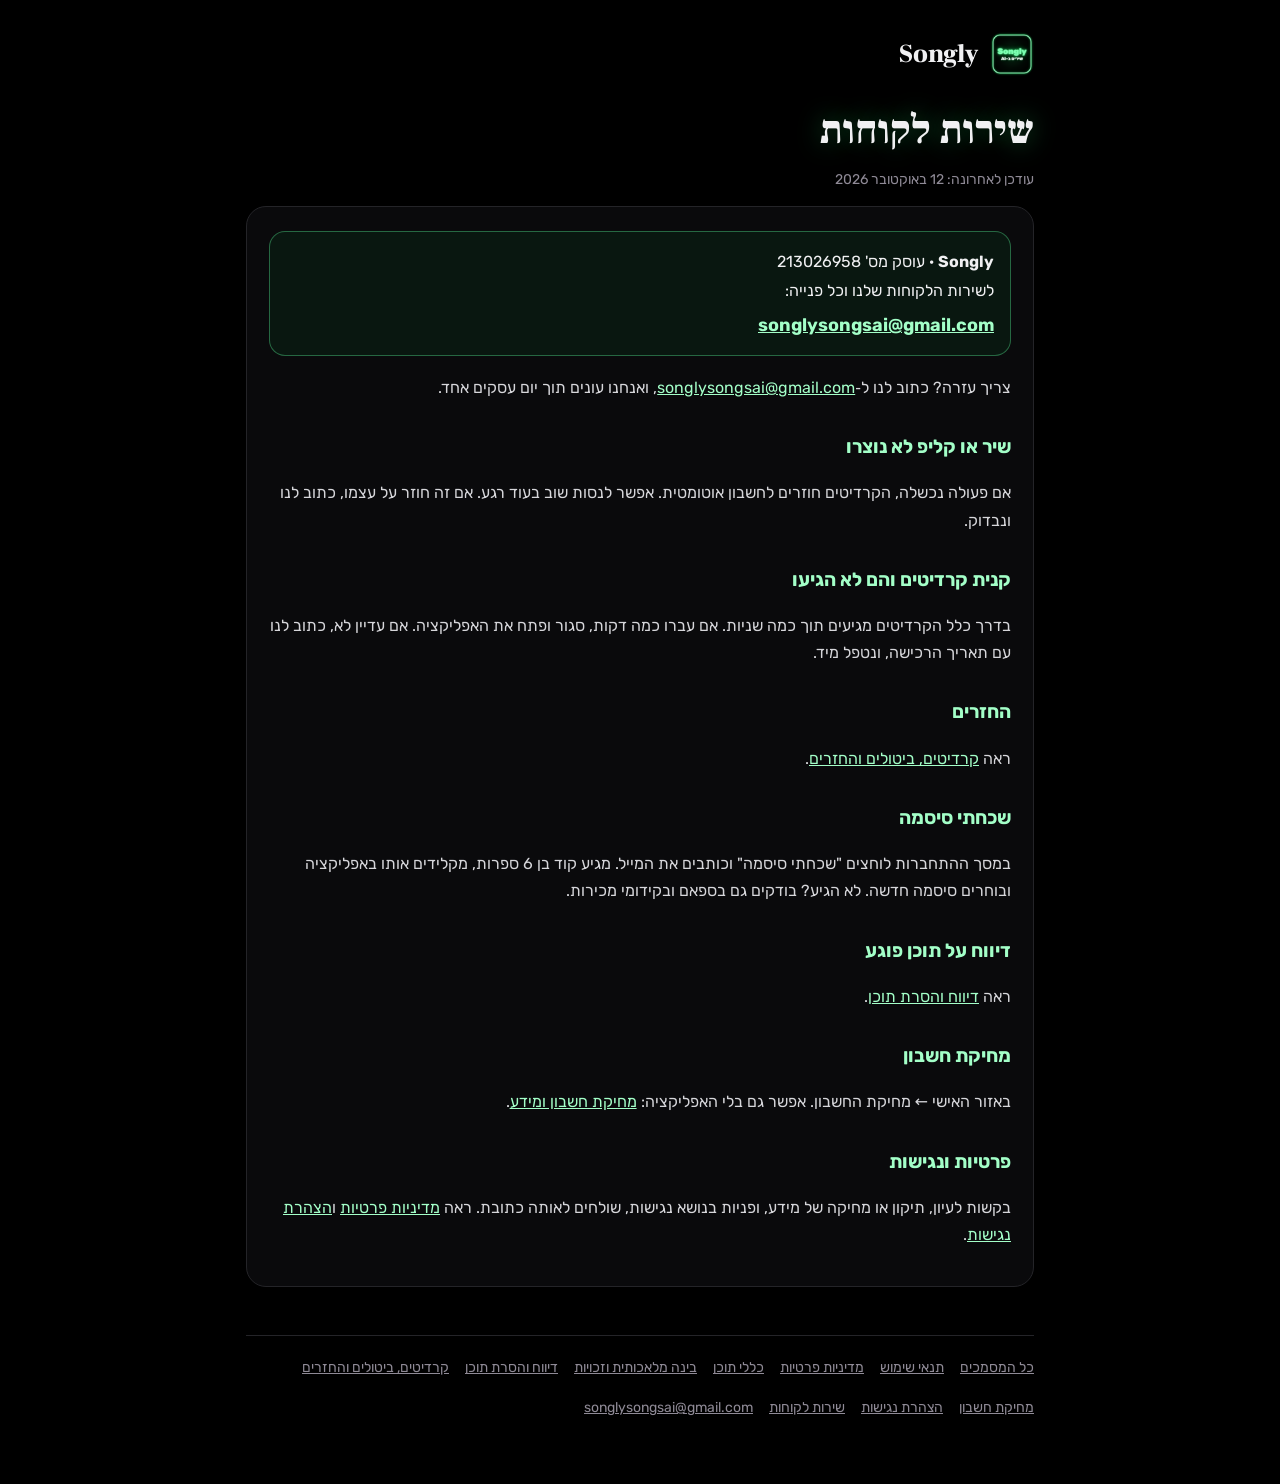
<file: support.html>
<!doctype html>
<html lang="he" dir="rtl"><head><meta charset="utf-8"><meta name="viewport" content="width=device-width,initial-scale=1">
<title>שירות לקוחות · Songly</title><meta name="description" content="שירות לקוחות של Songly, אפליקציה ליצירת שירים בעברית בבינה מלאכותית">
<link rel="icon" href="favicon.png"><link rel="preconnect" href="https://fonts.googleapis.com"><link rel="preconnect" href="https://fonts.gstatic.com" crossorigin>
<link href="https://fonts.googleapis.com/css2?family=Frank+Ruhl+Libre:wght@900&family=Rubik:wght@400;700&display=swap" rel="stylesheet">
<link rel="stylesheet" href="style.css"></head><body><div class="wrap">
<header><img src="icon.png" alt=""><a class="brand" href="./">Songly</a></header>
<h1 class="doc-title">שירות לקוחות</h1><p class="note">עודכן לאחרונה: 12 באוקטובר 2026</p>
<div class="doc"><div class="biz"><p><b>Songly</b> · עוסק מס' 213026958</p>
<p>לשירות הלקוחות שלנו וכל פנייה:</p><a class="contact" href="mailto:songlysongsai@gmail.com">songlysongsai@gmail.com</a></div>
<p>צריך עזרה? כתוב לנו ל‑<a href="mailto:songlysongsai@gmail.com">songlysongsai@gmail.com</a>, ואנחנו עונים תוך יום עסקים אחד.</p>
<h2>שיר או קליפ לא נוצרו</h2>
<p>אם פעולה נכשלה, הקרדיטים חוזרים לחשבון אוטומטית. אפשר לנסות שוב בעוד רגע. אם זה חוזר על עצמו, כתוב לנו ונבדוק.</p>
<h2>קנית קרדיטים והם לא הגיעו</h2>
<p>בדרך כלל הקרדיטים מגיעים תוך כמה שניות. אם עברו כמה דקות, סגור ופתח את האפליקציה. אם עדיין לא, כתוב לנו עם תאריך הרכישה, ונטפל מיד.</p>
<h2>החזרים</h2>
<p>ראה <a href="refunds.html">קרדיטים, ביטולים והחזרים</a>.</p>
<h2>שכחתי סיסמה</h2>
<p>במסך ההתחברות לוחצים "שכחתי סיסמה" וכותבים את המייל. מגיע קוד בן 6 ספרות, מקלידים אותו באפליקציה ובוחרים סיסמה חדשה. לא הגיע? בודקים גם בספאם ובקידומי מכירות.</p>
<h2>דיווח על תוכן פוגע</h2>
<p>ראה <a href="takedown.html">דיווח והסרת תוכן</a>.</p>
<h2>מחיקת חשבון</h2>
<p>באזור האישי ← מחיקת החשבון. אפשר גם בלי האפליקציה: <a href="delete-account.html">מחיקת חשבון ומידע</a>.</p>
<h2>פרטיות ונגישות</h2>
<p>בקשות לעיון, תיקון או מחיקה של מידע, ופניות בנושא נגישות, שולחים לאותה כתובת. ראה <a href="privacy.html">מדיניות פרטיות</a> ו<a href="accessibility.html">הצהרת נגישות</a>.</p>
</div>
<footer><a href="legal.html">כל המסמכים</a><a href="terms.html">תנאי שימוש</a><a href="privacy.html">מדיניות פרטיות</a><a href="content.html">כללי תוכן</a><a href="ai-rights.html">בינה מלאכותית וזכויות</a><a href="takedown.html">דיווח והסרת תוכן</a><a href="refunds.html">קרדיטים, ביטולים והחזרים</a><a href="delete-account.html">מחיקת חשבון</a><a href="accessibility.html">הצהרת נגישות</a><a href="support.html">שירות לקוחות</a><a href="mailto:songlysongsai@gmail.com">songlysongsai@gmail.com</a></footer>
</div></body></html>
</file>
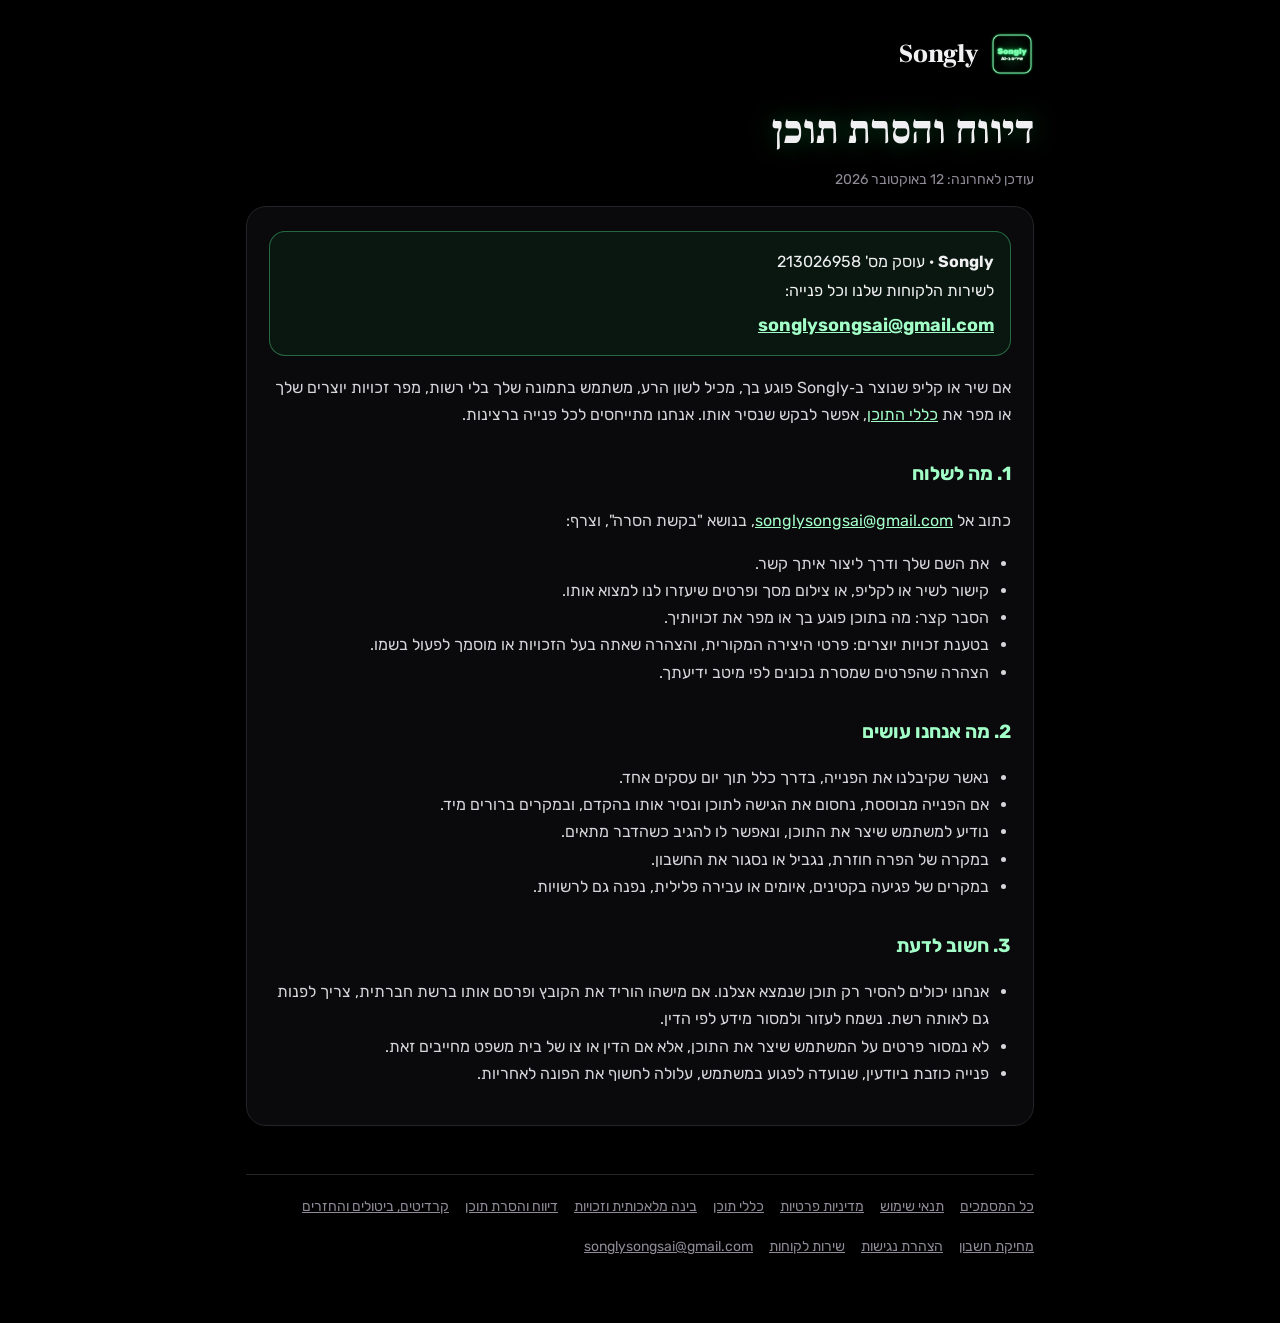
<file: takedown.html>
<!doctype html>
<html lang="he" dir="rtl"><head><meta charset="utf-8"><meta name="viewport" content="width=device-width,initial-scale=1">
<title>דיווח והסרת תוכן · Songly</title><meta name="description" content="דיווח והסרת תוכן של Songly, אפליקציה ליצירת שירים בעברית בבינה מלאכותית">
<link rel="icon" href="favicon.png"><link rel="preconnect" href="https://fonts.googleapis.com"><link rel="preconnect" href="https://fonts.gstatic.com" crossorigin>
<link href="https://fonts.googleapis.com/css2?family=Frank+Ruhl+Libre:wght@900&family=Rubik:wght@400;700&display=swap" rel="stylesheet">
<link rel="stylesheet" href="style.css"></head><body><div class="wrap">
<header><img src="icon.png" alt=""><a class="brand" href="./">Songly</a></header>
<h1 class="doc-title">דיווח והסרת תוכן</h1><p class="note">עודכן לאחרונה: 12 באוקטובר 2026</p>
<div class="doc"><div class="biz"><p><b>Songly</b> · עוסק מס' 213026958</p>
<p>לשירות הלקוחות שלנו וכל פנייה:</p><a class="contact" href="mailto:songlysongsai@gmail.com">songlysongsai@gmail.com</a></div>
<p>אם שיר או קליפ שנוצר ב‑Songly פוגע בך, מכיל לשון הרע, משתמש בתמונה שלך בלי רשות, מפר זכויות יוצרים שלך או מפר את <a href="content.html">כללי התוכן</a>, אפשר לבקש שנסיר אותו. אנחנו מתייחסים לכל פנייה ברצינות.</p>

<h2>1. מה לשלוח</h2>
<p>כתוב אל <a href="mailto:songlysongsai@gmail.com">songlysongsai@gmail.com</a>, בנושא "בקשת הסרה", וצרף:</p>
<ul>
<li>את השם שלך ודרך ליצור איתך קשר.</li>
<li>קישור לשיר או לקליפ, או צילום מסך ופרטים שיעזרו לנו למצוא אותו.</li>
<li>הסבר קצר: מה בתוכן פוגע בך או מפר את זכויותיך.</li>
<li>בטענת זכויות יוצרים: פרטי היצירה המקורית, והצהרה שאתה בעל הזכויות או מוסמך לפעול בשמו.</li>
<li>הצהרה שהפרטים שמסרת נכונים לפי מיטב ידיעתך.</li>
</ul>

<h2>2. מה אנחנו עושים</h2>
<ul>
<li>נאשר שקיבלנו את הפנייה, בדרך כלל תוך יום עסקים אחד.</li>
<li>אם הפנייה מבוססת, נחסום את הגישה לתוכן ונסיר אותו בהקדם, ובמקרים ברורים מיד.</li>
<li>נודיע למשתמש שיצר את התוכן, ונאפשר לו להגיב כשהדבר מתאים.</li>
<li>במקרה של הפרה חוזרת, נגביל או נסגור את החשבון.</li>
<li>במקרים של פגיעה בקטינים, איומים או עבירה פלילית, נפנה גם לרשויות.</li>
</ul>

<h2>3. חשוב לדעת</h2>
<ul>
<li>אנחנו יכולים להסיר רק תוכן שנמצא אצלנו. אם מישהו הוריד את הקובץ ופרסם אותו ברשת חברתית, צריך לפנות גם לאותה רשת. נשמח לעזור ולמסור מידע לפי הדין.</li>
<li>לא נמסור פרטים על המשתמש שיצר את התוכן, אלא אם הדין או צו של בית משפט מחייבים זאת.</li>
<li>פנייה כוזבת ביודעין, שנועדה לפגוע במשתמש, עלולה לחשוף את הפונה לאחריות.</li>
</ul>
</div>
<footer><a href="legal.html">כל המסמכים</a><a href="terms.html">תנאי שימוש</a><a href="privacy.html">מדיניות פרטיות</a><a href="content.html">כללי תוכן</a><a href="ai-rights.html">בינה מלאכותית וזכויות</a><a href="takedown.html">דיווח והסרת תוכן</a><a href="refunds.html">קרדיטים, ביטולים והחזרים</a><a href="delete-account.html">מחיקת חשבון</a><a href="accessibility.html">הצהרת נגישות</a><a href="support.html">שירות לקוחות</a><a href="mailto:songlysongsai@gmail.com">songlysongsai@gmail.com</a></footer>
</div></body></html>
</file>
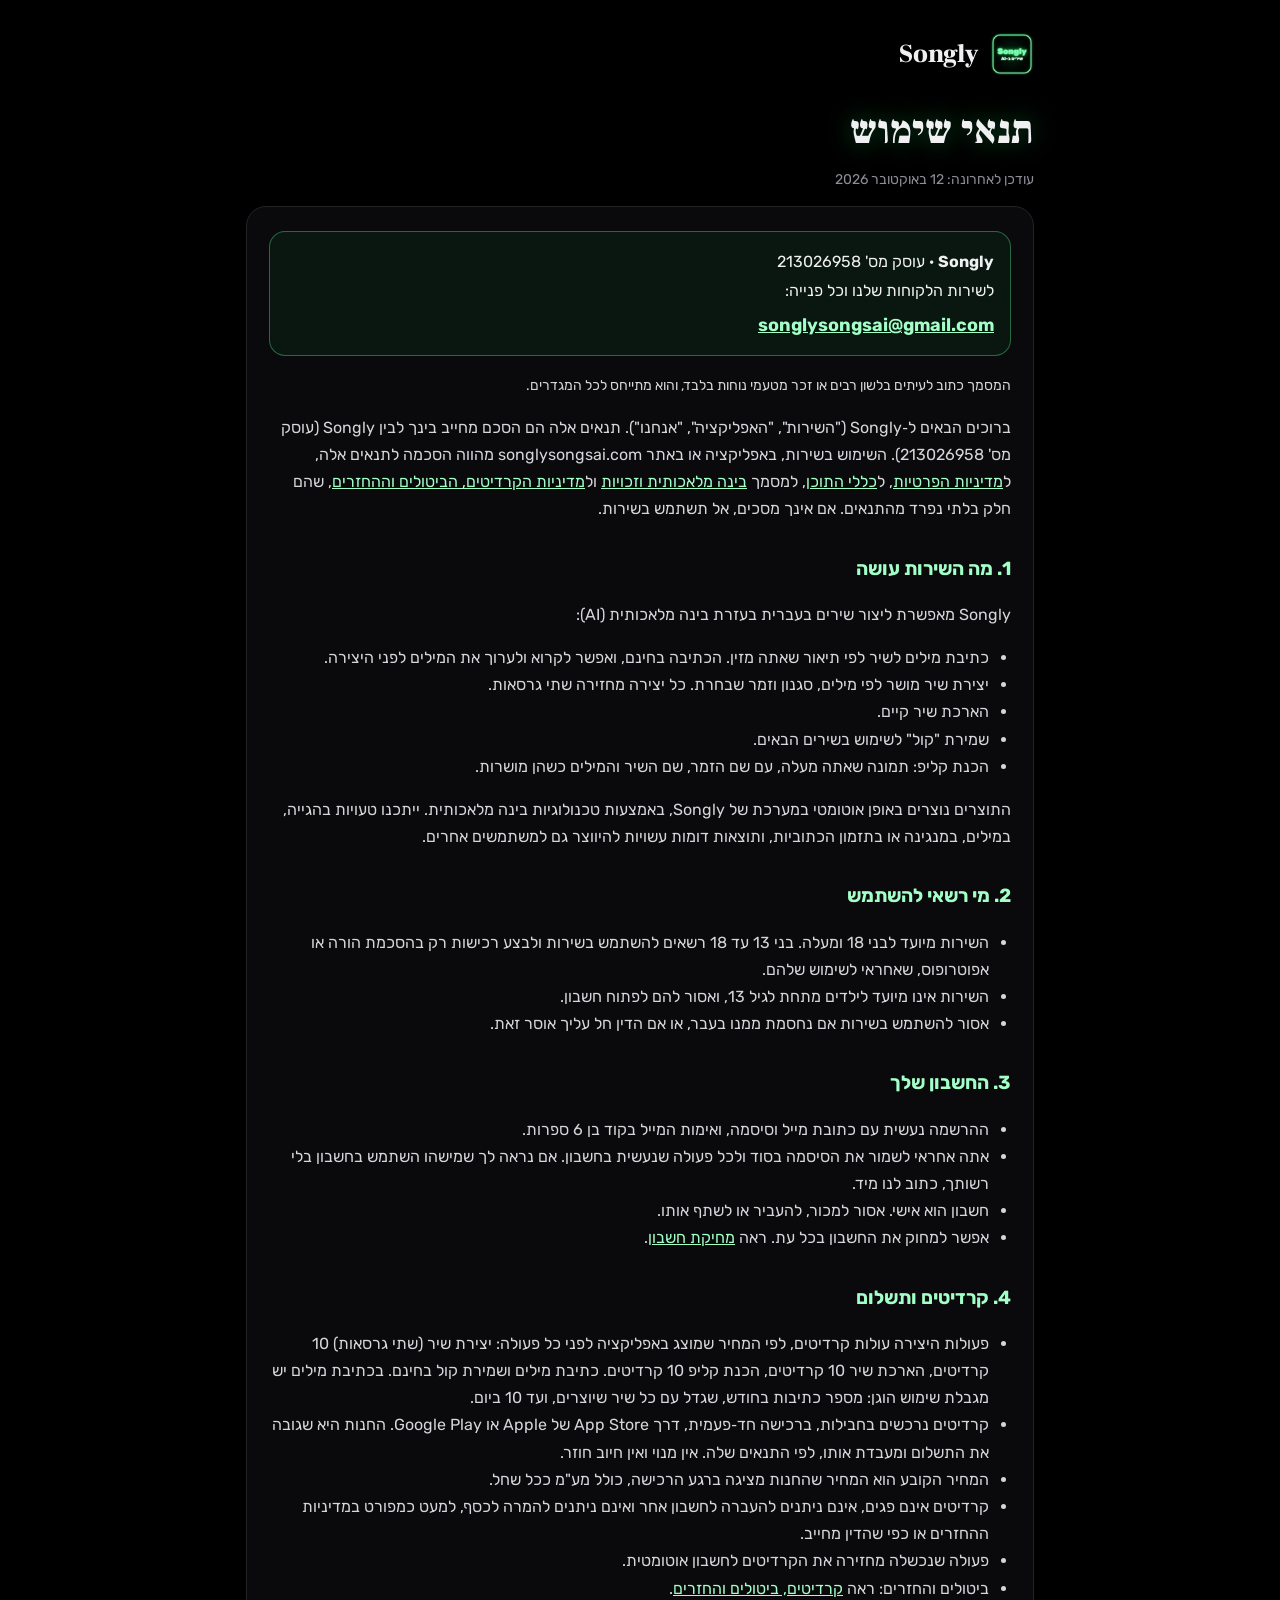
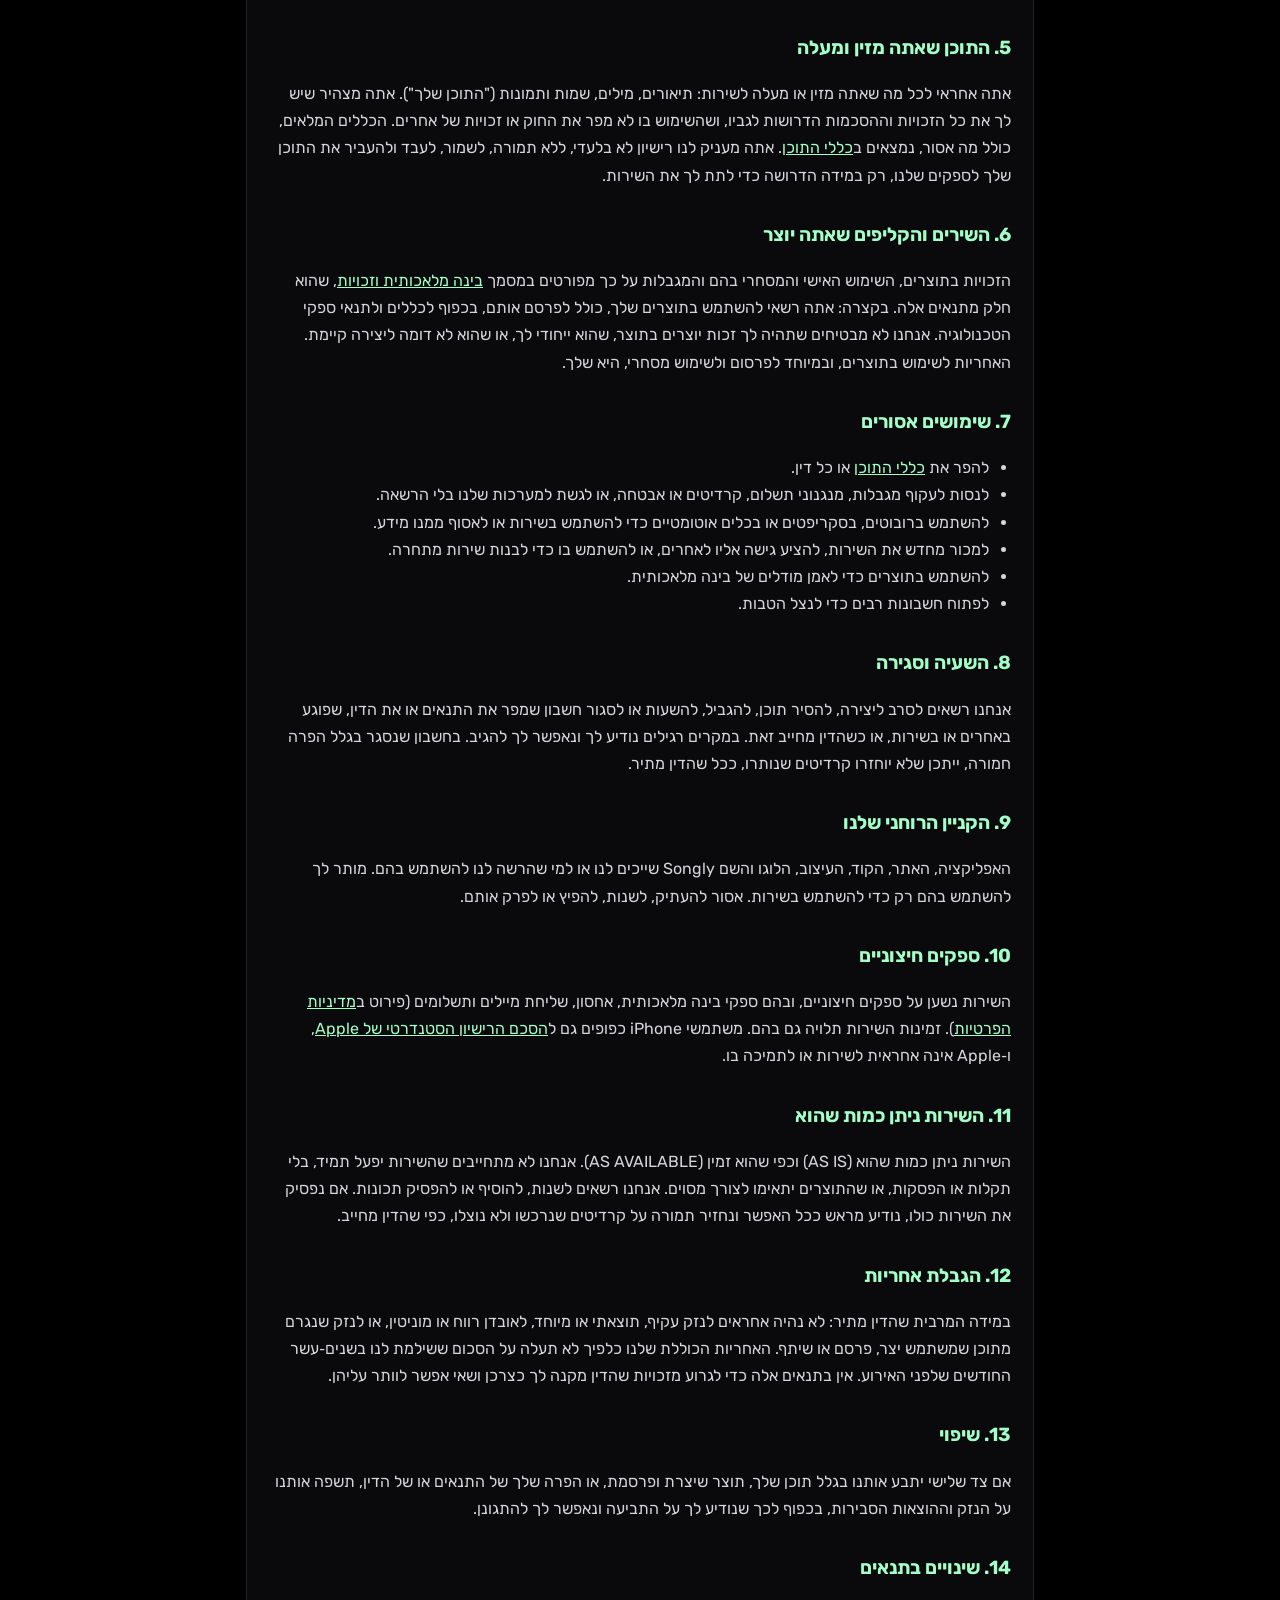
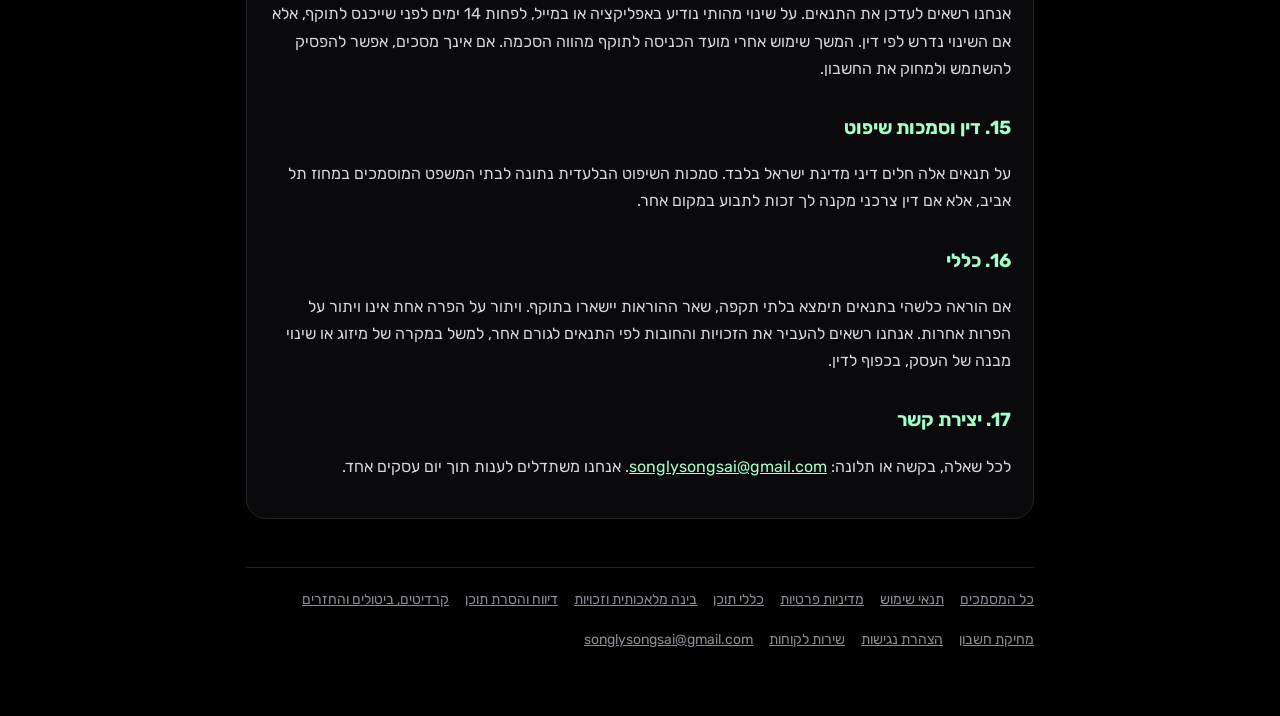
<file: terms.html>
<!doctype html>
<html lang="he" dir="rtl"><head><meta charset="utf-8"><meta name="viewport" content="width=device-width,initial-scale=1">
<title>תנאי שימוש · Songly</title><meta name="description" content="תנאי שימוש של Songly, אפליקציה ליצירת שירים בעברית בבינה מלאכותית">
<link rel="icon" href="favicon.png"><link rel="preconnect" href="https://fonts.googleapis.com"><link rel="preconnect" href="https://fonts.gstatic.com" crossorigin>
<link href="https://fonts.googleapis.com/css2?family=Frank+Ruhl+Libre:wght@900&family=Rubik:wght@400;700&display=swap" rel="stylesheet">
<link rel="stylesheet" href="style.css"></head><body><div class="wrap">
<header><img src="icon.png" alt=""><a class="brand" href="./">Songly</a></header>
<h1 class="doc-title">תנאי שימוש</h1><p class="note">עודכן לאחרונה: 12 באוקטובר 2026</p>
<div class="doc"><div class="biz"><p><b>Songly</b> · עוסק מס' 213026958</p>
<p>לשירות הלקוחות שלנו וכל פנייה:</p><a class="contact" href="mailto:songlysongsai@gmail.com">songlysongsai@gmail.com</a></div><p class="note">המסמך כתוב לעיתים בלשון רבים או זכר מטעמי נוחות בלבד, והוא מתייחס לכל המגדרים.</p>
<p>ברוכים הבאים ל‑Songly ("השירות", "האפליקציה", "אנחנו"). תנאים אלה הם הסכם מחייב בינך לבין Songly (עוסק מס' 213026958). השימוש בשירות, באפליקציה או באתר songlysongsai.com מהווה הסכמה לתנאים אלה, ל<a href="privacy.html">מדיניות הפרטיות</a>, ל<a href="content.html">כללי התוכן</a>, למסמך <a href="ai-rights.html">בינה מלאכותית וזכויות</a> ול<a href="refunds.html">מדיניות הקרדיטים, הביטולים וההחזרים</a>, שהם חלק בלתי נפרד מהתנאים. אם אינך מסכים, אל תשתמש בשירות.</p>

<h2>1. מה השירות עושה</h2>
<p>Songly מאפשרת ליצור שירים בעברית בעזרת בינה מלאכותית (AI):</p>
<ul>
<li>כתיבת מילים לשיר לפי תיאור שאתה מזין. הכתיבה בחינם, ואפשר לקרוא ולערוך את המילים לפני היצירה.</li>
<li>יצירת שיר מושר לפי מילים, סגנון וזמר שבחרת. כל יצירה מחזירה שתי גרסאות.</li>
<li>הארכת שיר קיים.</li>
<li>שמירת "קול" לשימוש בשירים הבאים.</li>
<li>הכנת קליפ: תמונה שאתה מעלה, עם שם הזמר, שם השיר והמילים כשהן מושרות.</li>
</ul>
<p>התוצרים נוצרים באופן אוטומטי במערכת של Songly, באמצעות טכנולוגיות בינה מלאכותית. ייתכנו טעויות בהגייה, במילים, במנגינה או בתזמון הכתוביות, ותוצאות דומות עשויות להיווצר גם למשתמשים אחרים.</p>

<h2>2. מי רשאי להשתמש</h2>
<ul>
<li>השירות מיועד לבני 18 ומעלה. בני 13 עד 18 רשאים להשתמש בשירות ולבצע רכישות רק בהסכמת הורה או אפוטרופוס, שאחראי לשימוש שלהם.</li>
<li>השירות אינו מיועד לילדים מתחת לגיל 13, ואסור להם לפתוח חשבון.</li>
<li>אסור להשתמש בשירות אם נחסמת ממנו בעבר, או אם הדין חל עליך אוסר זאת.</li>
</ul>

<h2>3. החשבון שלך</h2>
<ul>
<li>ההרשמה נעשית עם כתובת מייל וסיסמה, ואימות המייל בקוד בן 6 ספרות.</li>
<li>אתה אחראי לשמור את הסיסמה בסוד ולכל פעולה שנעשית בחשבון. אם נראה לך שמישהו השתמש בחשבון בלי רשותך, כתוב לנו מיד.</li>
<li>חשבון הוא אישי. אסור למכור, להעביר או לשתף אותו.</li>
<li>אפשר למחוק את החשבון בכל עת. ראה <a href="delete-account.html">מחיקת חשבון</a>.</li>
</ul>

<h2>4. קרדיטים ותשלום</h2>
<ul>
<li>פעולות היצירה עולות קרדיטים, לפי המחיר שמוצג באפליקציה לפני כל פעולה: יצירת שיר (שתי גרסאות) 10 קרדיטים, הארכת שיר 10 קרדיטים, הכנת קליפ 10 קרדיטים. כתיבת מילים ושמירת קול בחינם. בכתיבת מילים יש מגבלת שימוש הוגן: מספר כתיבות בחודש, שגדל עם כל שיר שיוצרים, ועד 10 ביום.</li>
<li>קרדיטים נרכשים בחבילות, ברכישה חד‑פעמית, דרך App Store של Apple או Google Play. החנות היא שגובה את התשלום ומעבדת אותו, לפי התנאים שלה. אין מנוי ואין חיוב חוזר.</li>
<li>המחיר הקובע הוא המחיר שהחנות מציגה ברגע הרכישה, כולל מע"מ ככל שחל.</li>
<li>קרדיטים אינם פגים, אינם ניתנים להעברה לחשבון אחר ואינם ניתנים להמרה לכסף, למעט כמפורט במדיניות ההחזרים או כפי שהדין מחייב.</li>
<li>פעולה שנכשלה מחזירה את הקרדיטים לחשבון אוטומטית.</li>
<li>ביטולים והחזרים: ראה <a href="refunds.html">קרדיטים, ביטולים והחזרים</a>.</li>
</ul>

<h2>5. התוכן שאתה מזין ומעלה</h2>
<p>אתה אחראי לכל מה שאתה מזין או מעלה לשירות: תיאורים, מילים, שמות ותמונות ("התוכן שלך"). אתה מצהיר שיש לך את כל הזכויות וההסכמות הדרושות לגביו, ושהשימוש בו לא מפר את החוק או זכויות של אחרים. הכללים המלאים, כולל מה אסור, נמצאים ב<a href="content.html">כללי התוכן</a>. אתה מעניק לנו רישיון לא בלעדי, ללא תמורה, לשמור, לעבד ולהעביר את התוכן שלך לספקים שלנו, רק במידה הדרושה כדי לתת לך את השירות.</p>

<h2>6. השירים והקליפים שאתה יוצר</h2>
<p>הזכויות בתוצרים, השימוש האישי והמסחרי בהם והמגבלות על כך מפורטים במסמך <a href="ai-rights.html">בינה מלאכותית וזכויות</a>, שהוא חלק מתנאים אלה. בקצרה: אתה רשאי להשתמש בתוצרים שלך, כולל לפרסם אותם, בכפוף לכללים ולתנאי ספקי הטכנולוגיה. אנחנו לא מבטיחים שתהיה לך זכות יוצרים בתוצר, שהוא ייחודי לך, או שהוא לא דומה ליצירה קיימת. האחריות לשימוש בתוצרים, ובמיוחד לפרסום ולשימוש מסחרי, היא שלך.</p>

<h2>7. שימושים אסורים</h2>
<ul>
<li>להפר את <a href="content.html">כללי התוכן</a> או כל דין.</li>
<li>לנסות לעקוף מגבלות, מנגנוני תשלום, קרדיטים או אבטחה, או לגשת למערכות שלנו בלי הרשאה.</li>
<li>להשתמש ברובוטים, בסקריפטים או בכלים אוטומטיים כדי להשתמש בשירות או לאסוף ממנו מידע.</li>
<li>למכור מחדש את השירות, להציע גישה אליו לאחרים, או להשתמש בו כדי לבנות שירות מתחרה.</li>
<li>להשתמש בתוצרים כדי לאמן מודלים של בינה מלאכותית.</li>
<li>לפתוח חשבונות רבים כדי לנצל הטבות.</li>
</ul>

<h2>8. השעיה וסגירה</h2>
<p>אנחנו רשאים לסרב ליצירה, להסיר תוכן, להגביל, להשעות או לסגור חשבון שמפר את התנאים או את הדין, שפוגע באחרים או בשירות, או כשהדין מחייב זאת. במקרים רגילים נודיע לך ונאפשר לך להגיב. בחשבון שנסגר בגלל הפרה חמורה, ייתכן שלא יוחזרו קרדיטים שנותרו, ככל שהדין מתיר.</p>

<h2>9. הקניין הרוחני שלנו</h2>
<p>האפליקציה, האתר, הקוד, העיצוב, הלוגו והשם Songly שייכים לנו או למי שהרשה לנו להשתמש בהם. מותר לך להשתמש בהם רק כדי להשתמש בשירות. אסור להעתיק, לשנות, להפיץ או לפרק אותם.</p>

<h2>10. ספקים חיצוניים</h2>
<p>השירות נשען על ספקים חיצוניים, ובהם ספקי בינה מלאכותית, אחסון, שליחת מיילים ותשלומים (פירוט ב<a href="privacy.html">מדיניות הפרטיות</a>). זמינות השירות תלויה גם בהם. משתמשי iPhone כפופים גם ל<a href="https://www.apple.com/legal/internet-services/itunes/dev/stdeula/">הסכם הרישיון הסטנדרטי של Apple</a>, ו‑Apple אינה אחראית לשירות או לתמיכה בו.</p>

<h2>11. השירות ניתן כמות שהוא</h2>
<p>השירות ניתן כמות שהוא (AS IS) וכפי שהוא זמין (AS AVAILABLE). אנחנו לא מתחייבים שהשירות יפעל תמיד, בלי תקלות או הפסקות, או שהתוצרים יתאימו לצורך מסוים. אנחנו רשאים לשנות, להוסיף או להפסיק תכונות. אם נפסיק את השירות כולו, נודיע מראש ככל האפשר ונחזיר תמורה על קרדיטים שנרכשו ולא נוצלו, כפי שהדין מחייב.</p>

<h2>12. הגבלת אחריות</h2>
<p>במידה המרבית שהדין מתיר: לא נהיה אחראים לנזק עקיף, תוצאתי או מיוחד, לאובדן רווח או מוניטין, או לנזק שנגרם מתוכן שמשתמש יצר, פרסם או שיתף. האחריות הכוללת שלנו כלפיך לא תעלה על הסכום ששילמת לנו בשנים‑עשר החודשים שלפני האירוע. אין בתנאים אלה כדי לגרוע מזכויות שהדין מקנה לך כצרכן ושאי אפשר לוותר עליהן.</p>

<h2>13. שיפוי</h2>
<p>אם צד שלישי יתבע אותנו בגלל תוכן שלך, תוצר שיצרת ופרסמת, או הפרה שלך של התנאים או של הדין, תשפה אותנו על הנזק וההוצאות הסבירות, בכפוף לכך שנודיע לך על התביעה ונאפשר לך להתגונן.</p>

<h2>14. שינויים בתנאים</h2>
<p>אנחנו רשאים לעדכן את התנאים. על שינוי מהותי נודיע באפליקציה או במייל, לפחות 14 ימים לפני שייכנס לתוקף, אלא אם השינוי נדרש לפי דין. המשך שימוש אחרי מועד הכניסה לתוקף מהווה הסכמה. אם אינך מסכים, אפשר להפסיק להשתמש ולמחוק את החשבון.</p>

<h2>15. דין וסמכות שיפוט</h2>
<p>על תנאים אלה חלים דיני מדינת ישראל בלבד. סמכות השיפוט הבלעדית נתונה לבתי המשפט המוסמכים במחוז תל אביב, אלא אם דין צרכני מקנה לך זכות לתבוע במקום אחר.</p>

<h2>16. כללי</h2>
<p>אם הוראה כלשהי בתנאים תימצא בלתי תקפה, שאר ההוראות יישארו בתוקף. ויתור על הפרה אחת אינו ויתור על הפרות אחרות. אנחנו רשאים להעביר את הזכויות והחובות לפי התנאים לגורם אחר, למשל במקרה של מיזוג או שינוי מבנה של העסק, בכפוף לדין.</p>

<h2>17. יצירת קשר</h2>
<p>לכל שאלה, בקשה או תלונה: <a href="mailto:songlysongsai@gmail.com">songlysongsai@gmail.com</a>. אנחנו משתדלים לענות תוך יום עסקים אחד.</p>
</div>
<footer><a href="legal.html">כל המסמכים</a><a href="terms.html">תנאי שימוש</a><a href="privacy.html">מדיניות פרטיות</a><a href="content.html">כללי תוכן</a><a href="ai-rights.html">בינה מלאכותית וזכויות</a><a href="takedown.html">דיווח והסרת תוכן</a><a href="refunds.html">קרדיטים, ביטולים והחזרים</a><a href="delete-account.html">מחיקת חשבון</a><a href="accessibility.html">הצהרת נגישות</a><a href="support.html">שירות לקוחות</a><a href="mailto:songlysongsai@gmail.com">songlysongsai@gmail.com</a></footer>
</div></body></html>
</file>
<file: landing.css>
:root{--bg:#000;--surface:#0a0a0c;--line:#232327;--green:#2dff7a;--green-l:#a3ffc8;--text:#f2f2f4;--muted:#9a96a2;--pw:min(58vw,270px)}
*{box-sizing:border-box}
html{scroll-behavior:smooth}
html,body{margin:0;background:var(--bg);color:var(--text);font-family:'Rubik',system-ui,sans-serif;line-height:1.6;overflow-x:hidden}
img{display:block;max-width:100%}
a{color:var(--green-l)}
:focus-visible{outline:3px solid #fff;outline-offset:3px;border-radius:8px}
.skip{position:absolute;right:8px;top:-60px;background:var(--green);color:#002810;padding:10px 16px;border-radius:10px;font-weight:700;z-index:50}
.skip:focus{top:8px}
#fx{position:fixed;inset:0;width:100%;height:100%;z-index:0;pointer-events:none}
main,footer{position:relative;z-index:1}

/* ---------- hero ---------- */
.hero{position:relative;text-align:center;padding:18px 16px 0;overflow:hidden}
.hero::before{content:"";position:absolute;inset:-10% -30% auto;height:70%;background:radial-gradient(50% 60% at 50% 0,rgba(45,255,122,.22),transparent 70%);pointer-events:none}
.brand{position:relative;display:inline-flex;align-items:center;gap:10px;color:var(--text);text-decoration:none;font-family:'Frank Ruhl Libre',serif;font-weight:900;font-size:24px}
.brand img{width:38px;height:38px;border-radius:11px;box-shadow:0 0 22px -4px rgba(45,255,122,.7)}
h1{position:relative;font-family:'Frank Ruhl Libre',serif;font-weight:900;font-size:clamp(31px,8.4vw,60px);line-height:1.08;margin:14px 0 0;text-shadow:0 0 28px rgba(45,255,122,.4)}
h1 em{font-style:normal;color:var(--green)}
.stores{position:relative;display:flex;justify-content:center;gap:10px;margin:16px auto 0;max-width:460px}
.store{flex:1 1 0;min-width:0;display:flex;align-items:center;justify-content:center;gap:9px;padding:10px 10px;min-height:58px;border-radius:16px;text-decoration:none;color:var(--text);background:linear-gradient(180deg,#141418,#08080a);border:1.5px solid rgba(45,255,122,.75);box-shadow:0 0 0 1px rgba(0,0,0,.6) inset,0 0 26px -8px rgba(45,255,122,.9);transition:transform .25s cubic-bezier(.2,1.4,.4,1),box-shadow .25s}
.store:hover{transform:translateY(-3px) scale(1.02);box-shadow:0 0 34px -6px rgba(45,255,122,1)}
.store:active{transform:scale(.97)}
.store svg{width:26px;height:26px;flex:none}
.store span{display:flex;flex-direction:column;align-items:flex-start;line-height:1.1;text-align:start}
.store small{font-size:11.5px;color:var(--muted);font-weight:400}
.store b{font-size:17px;font-weight:700;direction:ltr;white-space:nowrap}
.store.me{background:linear-gradient(180deg,#5cff9d,#18e866);color:#002810;border-color:#b9ffd5;order:-1}
.store.me small{color:#064a22}
.store.me .ap{fill:#002810}
.gift{position:relative;display:inline-block;margin:14px auto 0;padding:7px 16px;border-radius:999px;border:1px solid rgba(45,255,122,.5);background:rgba(45,255,122,.1);font-weight:700;font-size:15px}
.gift span{font-weight:400;color:var(--green-l)}

/* ---------- 3D stage ---------- */
.stage{position:relative;height:calc(var(--pw)*2.36);margin-top:6px;perspective:1300px;perspective-origin:50% 42%;touch-action:pan-y;cursor:grab;user-select:none;-webkit-user-select:none}
.stage:active{cursor:grabbing}
.halo{position:absolute;left:50%;top:46%;width:calc(var(--pw)*2.3);aspect-ratio:1;transform:translate(-50%,-50%);border-radius:50%;background:radial-gradient(closest-side,rgba(45,255,122,.34),rgba(45,255,122,.08) 55%,transparent 72%);animation:breath 4s ease-in-out infinite}
@keyframes breath{50%{opacity:.6;transform:translate(-50%,-50%) scale(1.08)}}
.rig{position:absolute;left:50%;top:6%;width:var(--pw);margin-left:calc(var(--pw)/-2);transform-style:preserve-3d;will-change:transform}
.phone{position:relative;width:100%;aspect-ratio:1042/2188;transform-style:preserve-3d}
.phone .edge{position:absolute;inset:-9px;border-radius:calc(var(--pw)*.165);background:#17171b;border:1px solid #2c2c33}
.phone .face{position:absolute;inset:-9px;border-radius:calc(var(--pw)*.165);background:#050506;border:1.5px solid #3a3a42;box-shadow:0 0 0 1.5px #000 inset,0 0 60px -10px rgba(45,255,122,.75);transform:translateZ(1px)}
.screen{position:absolute;inset:0;border-radius:calc(var(--pw)*.125);overflow:hidden;background:#000;transform:translateZ(2px)}
.screen img{position:absolute;inset:0;width:100%;height:100%;object-fit:cover;opacity:0;transition:opacity .9s ease}
.screen img.on{opacity:1}
.notch{position:absolute;left:50%;top:2.2%;width:28%;height:3.1%;margin-left:-14%;border-radius:99px;background:#000;transform:translateZ(3px)}
.glare{position:absolute;inset:0;border-radius:calc(var(--pw)*.125);transform:translateZ(4px);background:linear-gradient(115deg,transparent 30%,rgba(255,255,255,.16) 46%,transparent 60%);background-size:260% 100%;pointer-events:none;mix-blend-mode:screen}
.back{position:absolute;inset:-9px;border-radius:calc(var(--pw)*.165);background:radial-gradient(120% 80% at 50% 20%,#15301f,#060608 70%);border:1.5px solid #2c2c33;transform:translateZ(-15px) rotateY(180deg);display:grid;place-items:center}
.back img{width:34%;border-radius:22%;box-shadow:0 0 40px -6px rgba(45,255,122,.8)}

.chip{position:absolute;transform-style:preserve-3d;pointer-events:none}
.chip i{display:block;font-style:normal;white-space:nowrap;padding:7px 14px;border-radius:999px;font-weight:700;font-size:clamp(13px,3.5vw,16px);color:var(--green-l);background:rgba(6,14,9,.92);border:1.5px solid rgba(45,255,122,.8);box-shadow:0 0 22px -6px rgba(45,255,122,.95);animation:bob 4.2s ease-in-out infinite}
.chip.n i{padding:0;border:0;background:none;box-shadow:none;font-size:clamp(30px,9vw,46px);color:var(--green);text-shadow:0 0 18px rgba(45,255,122,.9)}
@keyframes bob{50%{transform:translateY(-12px) rotate(2deg)}}
.c1{left:-34%;top:12%;transform:translateZ(110px)}
.c2{right:-36%;top:26%;transform:translateZ(150px)}.c2 i{animation-delay:-1.1s}
.c3{left:-38%;top:52%;transform:translateZ(170px)}.c3 i{animation-delay:-2.3s}
.c4{right:-30%;top:68%;transform:translateZ(120px)}.c4 i{animation-delay:-.6s}
.c5{right:-22%;top:-3%;transform:translateZ(-90px)}.c5 i{animation-delay:-3s}
.c6{left:-24%;top:82%;transform:translateZ(-70px)}.c6 i{animation-delay:-1.7s}

.eq{position:absolute;left:50%;top:103%;width:0;height:0;transform-style:preserve-3d;animation:spin 26s linear infinite}
@keyframes spin{to{transform:rotateY(360deg)}}
.eq b{position:absolute;left:-3px;bottom:0;width:6px;height:calc(var(--pw)*.24);transform-origin:50% 100%;transform:rotateY(var(--a)) translateZ(calc(var(--pw)*.78))}
.eq b i{display:block;width:100%;height:100%;border-radius:4px 4px 0 0;background:linear-gradient(180deg,#eafff2,var(--green) 35%,rgba(45,255,122,.05));transform-origin:50% 100%;animation:eq 1.1s ease-in-out infinite alternate;animation-delay:var(--d)}
@keyframes eq{from{transform:scaleY(.12)}to{transform:scaleY(1)}}

.cap{position:relative;margin:0 auto;padding:0 16px 34px;text-align:center}
.cap p{margin:0;font-weight:700;font-size:18px;min-height:1.6em}
.dots{display:flex;gap:7px;justify-content:center;margin-top:8px;direction:ltr}
.dots i{width:7px;height:7px;border-radius:50%;background:#33333a;transition:.4s}
.dots i.on{background:var(--green);width:22px;border-radius:9px;box-shadow:0 0 10px rgba(45,255,122,.8)}

/* ---------- sections ---------- */
section{position:relative;padding:54px 16px}
.wrap{max-width:1040px;margin:0 auto}
.kick{display:block;text-align:center;font-size:12px;letter-spacing:.24em;color:var(--green);font-weight:700}
h2{font-family:'Frank Ruhl Libre',serif;font-weight:900;font-size:clamp(28px,6.6vw,46px);line-height:1.12;text-align:center;margin:8px 0 10px}
.sub{color:var(--muted);text-align:center;max-width:560px;margin:0 auto;font-size:17px}

.cf{position:relative;display:flex;gap:0;direction:ltr;overflow-x:auto;overflow-y:hidden;scroll-snap-type:x mandatory;-webkit-overflow-scrolling:touch;scrollbar-width:none;padding:34px calc(50% - var(--cw)/2) 30px;margin:18px -16px 0;--cw:min(56vw,250px)}
.cf::-webkit-scrollbar{display:none}
.cf figure{cursor:pointer;flex:none;width:var(--cw);margin:0;scroll-snap-align:center;position:relative;will-change:transform}
.cf img{width:100%;height:auto;aspect-ratio:1042/2188;object-fit:cover;border-radius:calc(var(--cw)*.13);border:1.5px solid rgba(45,255,122,.7);box-shadow:0 0 50px -14px rgba(45,255,122,.9);background:#000}
.cf figcaption{direction:rtl;text-align:center;margin-top:14px;font-weight:700;font-size:17px}
.cf figcaption small{display:block;font-weight:400;color:var(--muted);font-size:14px}
.swipe{text-align:center;color:var(--muted);font-size:13px;margin:0}

.cards{display:grid;grid-template-columns:repeat(auto-fit,minmax(250px,1fr));gap:14px;margin-top:26px;perspective:1200px}
.card{position:relative;padding:22px 20px;border-radius:22px;background:linear-gradient(160deg,#111115,#070708);border:1px solid var(--line);transform-style:preserve-3d;transition:transform .5s cubic-bezier(.2,1.2,.3,1),border-color .3s,box-shadow .3s;overflow:hidden}
.card::before{content:"";position:absolute;inset:0;background:radial-gradient(220px circle at var(--mx,50%) var(--my,0%),rgba(45,255,122,.16),transparent 70%);opacity:0;transition:opacity .3s}
.card:hover{border-color:rgba(45,255,122,.6);box-shadow:0 20px 50px -24px rgba(45,255,122,.7)}
.card:hover::before{opacity:1}
.card .ic{display:grid;place-items:center;width:52px;height:52px;border-radius:16px;font-size:26px;background:rgba(45,255,122,.1);border:1px solid rgba(45,255,122,.4);margin-bottom:12px;transform:translateZ(30px)}
.card b{display:block;font-size:18px;margin-bottom:4px;transform:translateZ(20px)}
.card span{color:var(--muted);font-size:15.5px}

.end{text-align:center;padding-bottom:70px}
.end .disc{width:150px;height:150px;margin:0 auto 18px;border-radius:36px;box-shadow:0 0 70px -8px rgba(45,255,122,.85);animation:floaty 5s ease-in-out infinite}
@keyframes floaty{50%{transform:translateY(-10px) rotate(-3deg)}}
.end .stores{margin-top:22px}

footer{max-width:1040px;margin:0 auto;padding:22px 16px 96px;border-top:1px solid var(--line);color:var(--muted);font-size:14px;display:flex;flex-wrap:wrap;gap:8px 16px}
footer a{color:var(--muted);white-space:nowrap;padding:4px 0}

.bar{position:fixed;inset:auto 0 0 0;z-index:20;display:flex;gap:8px;padding:10px 12px calc(10px + env(safe-area-inset-bottom));background:rgba(0,0,0,.86);-webkit-backdrop-filter:blur(14px);backdrop-filter:blur(14px);border-top:1px solid rgba(45,255,122,.35);transform:translateY(110%);transition:transform .45s cubic-bezier(.2,1,.3,1)}
.bar.show{transform:none}
.bar .store{min-height:50px;padding:6px 8px}
.bar .store svg{width:22px;height:22px}.bar .store b{font-size:15px}.bar .store small{font-size:10.5px}

.js .rv{opacity:0;transform:translateY(26px);transition:opacity .7s ease,transform .8s cubic-bezier(.2,1,.3,1)}
.js .rv.in{opacity:1;transform:none}

@media (min-width:900px){
  :root{--pw:300px}
  .hero{padding-top:26px}
  .store{min-height:64px}.store b{font-size:19px}
  .bar{display:none}
  footer{padding-bottom:40px}
}
@media (max-width:899px){.c1{left:-24%;transform:translateZ(70px)}.c2{right:-24%;transform:translateZ(90px)}.c3{left:-27%;transform:translateZ(90px)}.c4{right:-20%;transform:translateZ(70px)}.c5{right:-10%}.c6{left:-14%}}
@media (max-width:359px){.store b{font-size:15px}.store svg{width:22px;height:22px}}
@media (prefers-reduced-motion:reduce){
  *,*::before,*::after{animation:none!important;transition:none!important}
  html{scroll-behavior:auto}
}
</file>
<file: style.css>
:root{--bg:#000;--surface:#0a0a0c;--line:#242428;--green:#2dff7a;--green-l:#a3ffc8;--text:#f0f0f2;--muted:#8f8a96}
*{box-sizing:border-box}
html,body{margin:0;background:var(--bg);color:var(--text);font-family:'Rubik',system-ui,sans-serif;line-height:1.7}
a{color:var(--green-l)}
.wrap{max-width:820px;margin:0 auto;padding:32px 16px 64px}
header{display:flex;align-items:center;gap:12px;margin-bottom:32px}
header img{width:44px;height:44px;border-radius:12px}
header a.brand{font-family:'Frank Ruhl Libre',serif;font-weight:900;font-size:26px;color:var(--text);text-decoration:none}
.hero{text-align:center;padding:40px 0 24px}
.hero img{width:120px;height:120px;border-radius:28px;box-shadow:0 0 40px -6px rgba(45,255,122,.6)}
h1{font-family:'Frank Ruhl Libre',serif;font-weight:900;font-size:clamp(32px,7vw,52px);line-height:1.15;margin:24px 0 12px;text-shadow:0 0 24px rgba(45,255,122,.35)}
h2{font-size:20px;margin:28px 0 6px;color:var(--green-l)}
.lead{font-size:19px;color:var(--muted);max-width:560px;margin:0 auto}
.soon{display:inline-block;margin-top:28px;padding:14px 26px;border-radius:999px;background:var(--green);color:#002810;font-weight:700;box-shadow:0 0 26px -6px rgba(92,255,157,.75)}
.cards{display:grid;grid-template-columns:repeat(auto-fit,minmax(220px,1fr));gap:12px;margin:40px 0}
.card{background:var(--surface);border:1px solid var(--line);border-radius:18px;padding:18px}
.card b{display:block;margin-bottom:4px}
.card span{color:var(--muted);font-size:15px}
.doc{background:var(--surface);border:1px solid var(--line);border-radius:20px;padding:8px 22px 22px}
.doc p,.doc li{color:#d6d6da}
.note{color:var(--muted);font-size:14px}
footer{margin-top:48px;padding-top:20px;border-top:1px solid var(--line);color:var(--muted);font-size:14px;display:flex;flex-wrap:wrap;gap:16px}
footer a{color:var(--muted)}
.doc-title{font-size:clamp(28px,6vw,40px);margin:8px 0 4px;text-align:right}
.doc h2{font-size:19px;margin:30px 0 6px;color:var(--green-l)}
.doc ul{padding-inline-start:22px}
.biz{margin:16px 0 18px;padding:14px 16px;border:1px solid rgba(92,255,157,.35);border-radius:16px;background:rgba(10,40,24,.45)}
.biz p{margin:2px 0;color:var(--text)}
.contact{display:inline-block;margin-top:4px;font-weight:700;font-size:18px}
table{width:100%;border-collapse:collapse;margin:8px 0}
th,td{text-align:right;padding:8px 6px;border-bottom:1px solid var(--line);color:#d6d6da;vertical-align:top;font-size:15px}
th{color:var(--text)}
footer a{white-space:nowrap}
</file>
